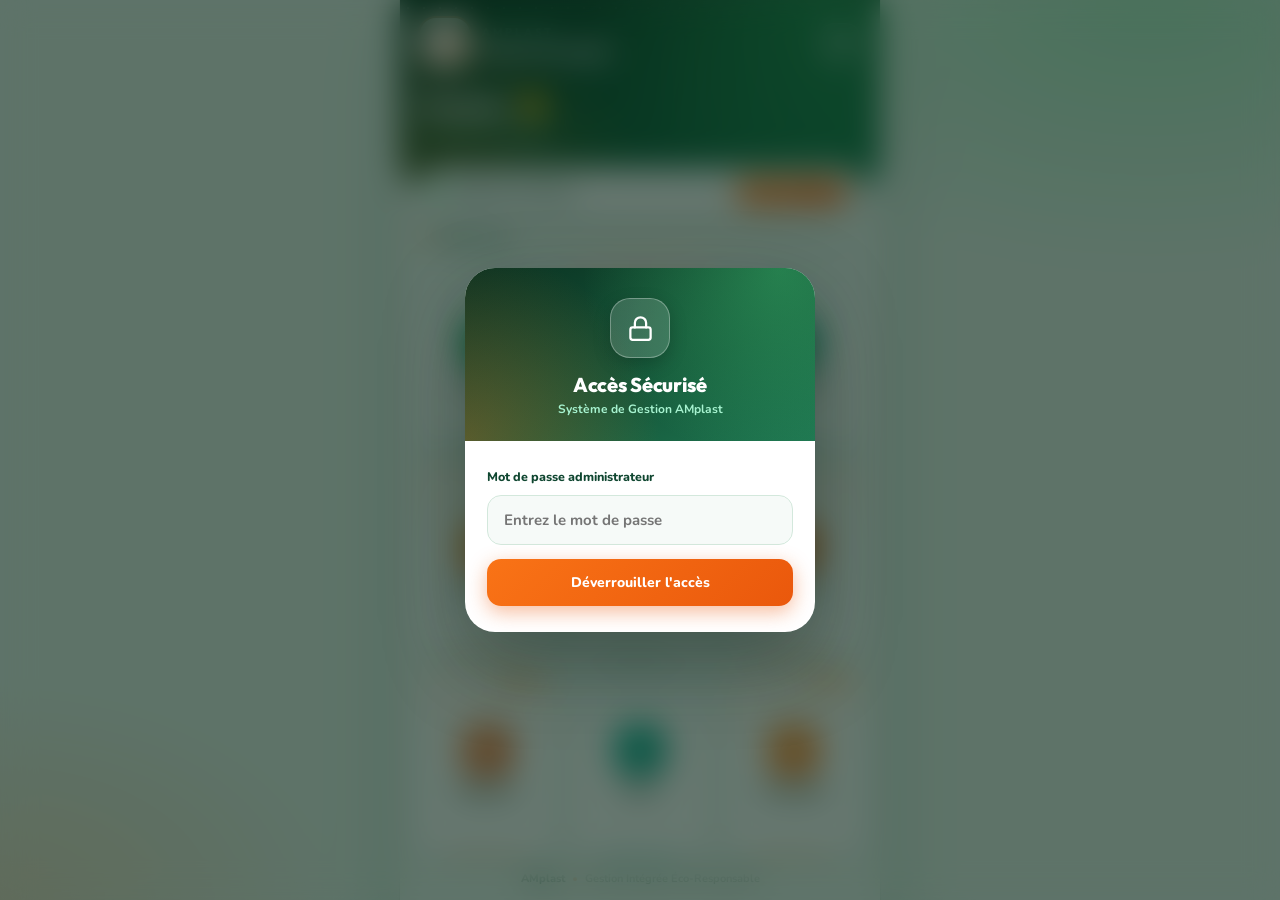
<file: index.html>
<!DOCTYPE html>
<html lang="fr">
<head>
    <meta charset="UTF-8">
    <meta name="viewport" content="width=device-width, initial-scale=1.0, maximum-scale=1.0, user-scalable=no, viewport-fit=cover">
    <meta name="description" content="Menu Principal — AMplast Système de Gestion">
    <meta name="theme-color" content="#0f4630">
    <title>Menu Principal — AMplast</title>
    <link rel="preconnect" href="https://fonts.googleapis.com">
    <link rel="preconnect" href="https://fonts.gstatic.com" crossorigin>
    <link href="https://fonts.googleapis.com/css2?family=Nunito:wght@600;700;800&family=Outfit:wght@500;600;700;800&display=swap" rel="stylesheet">

    <!-- Évite le flash de l'écran de verrouillage si la session est déjà ouverte -->
    <script>
        try {
            var d = JSON.parse(localStorage.getItem('auth_data') || '{}');
            if (d.passed === 'true' && (Date.now() - d.time < 12 * 3600 * 1000)) {
                document.documentElement.classList.add('authed');
            }
        } catch (e) {}
    </script>

    <style>
        :root {
            --green-900: #0b3322;
            --green-800: #0f4630;
            --green-700: #15573a;
            --green-600: #1e7550;
            --green-400: #4ade80;
            --green-100: #dcf3e6;
            --green-50:  #f1faf5;

            --orange-500: #f97316;
            --orange-600: #ea580c;
            --orange-100: #ffedd5;

            --bg:        #eaf4ee;
            --surface:   #ffffff;
            --ink:       #0e261a;
            --ink-soft:  #4d735f;
            --ink-dim:   #86a595;
            --line:      rgba(21, 87, 58, 0.10);

            --radius-card: 22px;
            --ease: cubic-bezier(0.16, 1, 0.3, 1);
        }

        *, *::before, *::after {
            margin: 0; padding: 0; box-sizing: border-box;
            -webkit-tap-highlight-color: transparent;
        }

        html, body { height: 100%; overflow: hidden; }

        body {
            font-family: 'Nunito', -apple-system, BlinkMacSystemFont, 'Segoe UI', sans-serif;
            background: var(--bg);
            color: var(--ink);
            display: flex;
            justify-content: center;
            align-items: stretch;
            position: relative;
        }

        /* Fond d'ambiance (visible surtout sur grand écran) */
        body::before {
            content: '';
            position: fixed; inset: 0;
            background:
                radial-gradient(ellipse 55% 45% at 90% 0%,   rgba(74, 222, 128, 0.30), transparent 65%),
                radial-gradient(ellipse 45% 40% at 0% 100%,  rgba(249, 115, 22, 0.16), transparent 60%),
                radial-gradient(ellipse 50% 40% at 50% 115%, rgba(134, 239, 172, 0.28), transparent 65%);
            pointer-events: none;
            z-index: 0;
        }

        button { font: inherit; color: inherit; border: 0; background: none; cursor: pointer; }

        :focus-visible {
            outline: 3px solid var(--orange-500);
            outline-offset: 3px;
        }

        /* ===== CONTENEUR ===== */
        .app {
            position: relative; z-index: 1;
            width: 100%; max-width: 480px;
            height: 100dvh;
            display: flex; flex-direction: column;
            background: linear-gradient(180deg, #f6fbf8 0%, #eef7f2 100%);
            box-shadow: 0 24px 70px rgba(11, 51, 34, 0.14), 0 0 0 1px rgba(21, 87, 58, 0.06);
            overflow: hidden;
        }

        /* ===== HEADER ===== */
        .header {
            position: relative;
            flex-shrink: 0;
            padding: calc(env(safe-area-inset-top, 0px) + 18px) 20px 54px;
            color: #fff;
            background:
                radial-gradient(circle at 88% -10%, rgba(74, 222, 128, 0.35), transparent 50%),
                radial-gradient(circle at 5% 120%,  rgba(249, 115, 22, 0.30), transparent 45%),
                linear-gradient(155deg, var(--green-900) 0%, var(--green-700) 55%, var(--green-600) 100%);
            border-radius: 0 0 36px 36px;
            overflow: hidden;
        }

        /* Motif discret de points */
        .header::before {
            content: '';
            position: absolute; inset: 0;
            background-image: radial-gradient(rgba(255,255,255,0.10) 1px, transparent 1.3px);
            background-size: 16px 16px;
            mask-image: linear-gradient(135deg, #000 0%, transparent 60%);
            -webkit-mask-image: linear-gradient(135deg, #000 0%, transparent 60%);
            pointer-events: none;
        }

        .header-row {
            position: relative; z-index: 1;
            display: flex; align-items: center; justify-content: space-between;
            gap: 10px;
        }

        .brand { display: flex; align-items: center; gap: 12px; min-width: 0; }

        .logo {
            width: 50px; height: 50px; flex-shrink: 0;
            background: #fff;
            border-radius: 16px;
            padding: 6px;
            display: grid; place-items: center;
            box-shadow: 0 6px 18px rgba(0,0,0,0.22), 0 0 0 2px rgba(249, 115, 22, 0.45);
            overflow: hidden;
        }
        .logo img { width: 100%; height: 100%; object-fit: contain; }

        .brand-text { display: flex; flex-direction: column; gap: 2px; min-width: 0; }
        .brand-name {
            font-family: 'Outfit', sans-serif;
            font-size: 11px; font-weight: 700;
            letter-spacing: 3px; text-transform: uppercase;
            color: #a7f3d0;
        }
        .brand-title {
            font-family: 'Outfit', sans-serif;
            font-size: 19px; font-weight: 800; letter-spacing: -0.3px;
            line-height: 1.1;
        }

        .btn-lock {
            width: 40px; height: 40px; flex-shrink: 0;
            border-radius: 14px;
            display: grid; place-items: center;
            background: rgba(255,255,255,0.14);
            border: 1px solid rgba(255,255,255,0.24);
            backdrop-filter: blur(8px);
            -webkit-backdrop-filter: blur(8px);
            transition: background 0.2s, transform 0.2s var(--ease), border-color 0.2s;
        }
        .btn-lock:hover { background: rgba(249,115,22,0.40); border-color: rgba(249,115,22,0.7); transform: scale(1.06); }
        .btn-lock:active { transform: scale(0.92); }
        .btn-lock svg { width: 18px; height: 18px; }

        .greeting {
            position: relative; z-index: 1;
            margin-top: 22px;
        }
        .greeting-hello {
            font-family: 'Outfit', sans-serif;
            font-size: 26px; font-weight: 800; letter-spacing: -0.6px;
            line-height: 1.1;
        }
        .greeting-date {
            margin-top: 5px;
            font-size: 13px; font-weight: 700;
            color: #c9f5dc;
        }

        /* ===== BANDEAU STATUT (chevauche le header) ===== */
        .status {
            position: relative; z-index: 6;
            flex-shrink: 0;
            margin: -28px 18px 0;
            background: var(--surface);
            border-radius: 20px;
            padding: 12px 16px;
            display: flex; align-items: center; justify-content: space-between;
            box-shadow: 0 10px 28px -6px rgba(11, 51, 34, 0.20), 0 0 0 1px var(--line);
        }
        .status-left { display: flex; align-items: center; gap: 10px; font-size: 13px; font-weight: 800; color: var(--green-800); }
        .status-dot {
            width: 9px; height: 9px; border-radius: 50%;
            background: #22c55e;
            box-shadow: 0 0 0 4px rgba(34,197,94,0.20);
            animation: pulse 2.4s ease-in-out infinite;
        }
        @keyframes pulse { 0%,100% { box-shadow: 0 0 0 3px rgba(34,197,94,0.25);} 50% { box-shadow: 0 0 0 7px rgba(34,197,94,0.06);} }
        .status-version {
            font-size: 10.5px; font-weight: 800; letter-spacing: 0.6px; text-transform: uppercase;
            color: #fff;
            background: linear-gradient(135deg, var(--orange-500), var(--orange-600));
            padding: 4px 10px; border-radius: 10px;
            box-shadow: 0 3px 10px rgba(234, 88, 12, 0.35);
        }

        /* ===== TITRE DE SECTION ===== */
        .section {
            flex-shrink: 0;
            display: flex; align-items: center; gap: 10px;
            padding: 16px 22px 8px;
        }
        .section-title {
            font-family: 'Outfit', sans-serif;
            font-size: 12px; font-weight: 800;
            letter-spacing: 2.2px; text-transform: uppercase;
            color: var(--green-800);
            display: flex; align-items: center; gap: 8px;
        }
        .section-title::before {
            content: ''; width: 7px; height: 7px; border-radius: 50%;
            background: var(--orange-500);
            box-shadow: 0 0 0 3px rgba(249,115,22,0.18);
        }
        .section-line {
            flex: 1; height: 2px; border-radius: 2px;
            background: linear-gradient(90deg, rgba(46,163,113,0.35), rgba(249,115,22,0.28), transparent);
        }

        /* ===== GRILLE ===== */
        .main {
            flex: 1; min-height: 0;
            padding: 4px 16px 6px;
            display: flex;
        }
        .grid {
            flex: 1; min-height: 0;
            display: grid;
            grid-template-columns: repeat(3, 1fr);
            grid-template-rows: repeat(3, 1fr);
            gap: 12px;
        }

        .card {
            --c: 16, 149, 93;
            --c2: 46, 163, 113;
            position: relative;
            display: flex; flex-direction: column; align-items: center; justify-content: center;
            gap: 9px;
            padding: 10px 4px;
            border-radius: var(--radius-card);
            background: var(--surface);
            border: 1px solid var(--line);
            color: var(--ink);
            text-decoration: none;
            overflow: hidden;
            user-select: none;
            box-shadow: 0 6px 18px -6px rgba(11, 51, 34, 0.12), 0 1px 2px rgba(0,0,0,0.03);
            transition: transform 0.25s var(--ease), box-shadow 0.25s var(--ease), border-color 0.25s;
            animation: cardIn 0.5s var(--ease) both;
        }
        /* Liseré coloré en bas */
        .card::after {
            content: '';
            position: absolute; left: 22%; right: 22%; bottom: 0;
            height: 3px; border-radius: 3px 3px 0 0;
            background: linear-gradient(90deg, rgb(var(--c)), rgb(var(--c2)));
            opacity: 0.55;
            transition: left 0.25s var(--ease), right 0.25s var(--ease), opacity 0.25s;
        }
        /* Lueur douce en haut */
        .card::before {
            content: '';
            position: absolute; inset: 0;
            background: radial-gradient(120% 70% at 50% 0%, rgba(var(--c), 0.09), transparent 70%);
            pointer-events: none;
        }

        .card:hover {
            transform: translateY(-4px);
            border-color: rgba(var(--c), 0.40);
            box-shadow: 0 16px 30px -8px rgba(var(--c), 0.34), 0 2px 6px rgba(0,0,0,0.04);
        }
        .card:hover::after { left: 0; right: 0; opacity: 1; }
        .card:active { transform: translateY(1px) scale(0.97); transition-duration: 0.08s; }

        .icon {
            position: relative; z-index: 1;
            width: 50px; height: 50px;
            border-radius: 17px;
            display: grid; place-items: center;
            color: #fff;
            background: linear-gradient(145deg, rgb(var(--c2)) 0%, rgb(var(--c)) 100%);
            box-shadow: 0 8px 16px -4px rgba(var(--c), 0.50), inset 0 1px 0 rgba(255,255,255,0.35);
            transition: transform 0.3s var(--ease);
        }
        .card:hover .icon { transform: scale(1.08) rotate(-3deg); }
        .icon svg { width: 24px; height: 24px; }

        .label {
            position: relative; z-index: 1;
            font-family: 'Outfit', sans-serif;
            font-size: clamp(11px, 2.9vw, 13px);
            font-weight: 700; letter-spacing: -0.1px;
            line-height: 1.1;
            max-width: 94%;
            white-space: nowrap; overflow: hidden; text-overflow: ellipsis;
        }

        /* Modules à venir : un peu plus discrets */
        .card.soon { font: inherit; }
        .card.soon .icon { filter: saturate(0.85); }
        .badge-soon {
            position: absolute; top: 8px; right: 8px; z-index: 2;
            font-size: 8px; font-weight: 800; letter-spacing: 0.5px; text-transform: uppercase;
            padding: 3px 6px; border-radius: 8px; line-height: 1;
            color: var(--orange-600);
            background: var(--orange-100);
            border: 1px solid #fed7aa;
        }

        /* Thèmes : [couleur principale] / [couleur claire] */
        .t-clients      { --c: 16, 149, 93;  --c2: 52, 190, 126; }
        .t-fournisseurs { --c: 234, 88, 12;  --c2: 251, 146, 60; }
        .t-matieres     { --c: 13, 148, 110; --c2: 45, 190, 156; }
        .t-produits     { --c: 245, 114, 20; --c2: 251, 165, 80; }
        .t-materiels    { --c: 22, 122, 74;  --c2: 52, 168, 110; }
        .t-ouvriers     { --c: 217, 85, 10;  --c2: 244, 130, 50; }
        .t-depenses     { --c: 225, 95, 35;  --c2: 248, 145, 85; }
        .t-situation    { --c: 15, 140, 120; --c2: 40, 186, 163; }
        .t-production   { --c: 249, 115, 22; --c2: 253, 164, 80; }

        @keyframes cardIn {
            from { opacity: 0; transform: translateY(16px) scale(0.94); }
            to   { opacity: 1; transform: translateY(0) scale(1); }
        }
        .card:nth-child(1) { animation-delay: .04s; } .card:nth-child(2) { animation-delay: .08s; }
        .card:nth-child(3) { animation-delay: .12s; } .card:nth-child(4) { animation-delay: .16s; }
        .card:nth-child(5) { animation-delay: .20s; } .card:nth-child(6) { animation-delay: .24s; }
        .card:nth-child(7) { animation-delay: .28s; } .card:nth-child(8) { animation-delay: .32s; }
        .card:nth-child(9) { animation-delay: .36s; }

        /* ===== FOOTER ===== */
        .footer {
            flex-shrink: 0;
            display: flex; align-items: center; justify-content: center; gap: 8px;
            padding: 8px 16px calc(env(safe-area-inset-bottom, 0px) + 14px);
            font-size: 11px; font-weight: 700; color: var(--ink-soft);
        }
        .footer strong { color: var(--green-800); font-weight: 800; }
        .footer-dot { width: 4px; height: 4px; border-radius: 50%; background: var(--orange-500); }

        /* ===== ÉCRANS COMPACTS ===== */
        @media (max-height: 720px) {
            .header { padding-bottom: 46px; }
            .greeting { margin-top: 14px; }
            .greeting-hello { font-size: 22px; }
            .section { padding-top: 12px; }
            .grid { gap: 9px; }
            .card { gap: 6px; border-radius: 18px; }
            .icon { width: 42px; height: 42px; border-radius: 14px; }
            .icon svg { width: 20px; height: 20px; }
        }
        @media (max-height: 620px) {
            .greeting-date { display: none; }
            .footer { display: none; }
        }
        @media (max-width: 360px) {
            .icon { width: 40px; height: 40px; }
            .label { font-size: 10.5px; }
        }

        /* ===== AUTH ===== */
        .authed #auth-overlay { display: none; }

        .auth-overlay {
            position: fixed; inset: 0; z-index: 1000;
            display: flex; align-items: center; justify-content: center;
            padding: 20px;
            background: rgba(9, 36, 24, 0.62);
            backdrop-filter: blur(16px) saturate(1.2);
            -webkit-backdrop-filter: blur(16px) saturate(1.2);
            transition: opacity 0.35s ease;
        }
        .auth-card {
            width: 100%; max-width: 350px;
            background: #fff;
            border-radius: 30px;
            overflow: hidden;
            box-shadow: 0 30px 80px rgba(6, 30, 19, 0.38);
            animation: modalIn 0.4s var(--ease);
        }
        @keyframes modalIn { from { transform: scale(0.9) translateY(20px); opacity: 0; } to { transform: none; opacity: 1; } }

        .auth-head {
            position: relative; overflow: hidden;
            padding: 30px 22px 24px;
            text-align: center; color: #fff;
            background:
                radial-gradient(circle at 90% 0%, rgba(74,222,128,0.35), transparent 55%),
                radial-gradient(circle at 0% 100%, rgba(249,115,22,0.30), transparent 50%),
                linear-gradient(155deg, var(--green-900), var(--green-700) 60%, var(--green-600));
        }
        .auth-icon {
            width: 60px; height: 60px; margin: 0 auto 14px;
            border-radius: 20px;
            display: grid; place-items: center;
            background: rgba(255,255,255,0.16);
            border: 1.5px solid rgba(255,255,255,0.30);
            box-shadow: 0 6px 18px rgba(0,0,0,0.20);
        }
        .auth-icon svg { width: 27px; height: 27px; }
        .auth-head h2 { font-family: 'Outfit', sans-serif; font-size: 20px; font-weight: 800; letter-spacing: -0.3px; }
        .auth-head p { margin-top: 4px; font-size: 12px; font-weight: 700; color: #a7f3d0; }

        .auth-body { padding: 24px 22px 26px; display: flex; flex-direction: column; gap: 14px; }
        .auth-body label { font-size: 12.5px; font-weight: 800; color: var(--green-800); }
        .auth-input {
            width: 100%; margin-top: 8px;
            padding: 14px 16px;
            border-radius: 14px;
            border: 1.5px solid #d3e8dc;
            background: #f6faf8;
            font: inherit; font-size: 15px; font-weight: 700; color: var(--ink);
            outline: none;
            transition: border-color 0.2s, box-shadow 0.2s, background 0.2s;
        }
        .auth-input:focus { border-color: #16a34a; background: #fff; box-shadow: 0 0 0 4px rgba(34,197,94,0.16); }

        .auth-submit {
            padding: 14px; border-radius: 14px;
            font-size: 14px; font-weight: 800; color: #fff;
            background: linear-gradient(135deg, var(--orange-500), var(--orange-600));
            box-shadow: 0 6px 20px rgba(234, 88, 12, 0.40);
            transition: transform 0.2s var(--ease), box-shadow 0.2s;
        }
        .auth-submit:hover { transform: translateY(-1px); box-shadow: 0 10px 26px rgba(234, 88, 12, 0.48); }
        .auth-submit:active { transform: scale(0.97); }
        .auth-submit:disabled { opacity: 0.7; cursor: wait; }

        .auth-error {
            display: none;
            padding: 10px 14px; border-radius: 12px;
            font-size: 12px; font-weight: 700; text-align: center;
            color: #be123c; background: #fff1f2; border: 1px solid #fecdd3;
        }
        @keyframes shake {
            0%,100% { transform: translateX(0); } 20% { transform: translateX(-9px); }
            40% { transform: translateX(9px); } 60% { transform: translateX(-5px); } 80% { transform: translateX(5px); }
        }

        /* ===== TOAST ===== */
        .toast {
            position: fixed; left: 50%; bottom: calc(env(safe-area-inset-bottom, 0px) + 28px);
            transform: translateX(-50%) translateY(20px);
            padding: 12px 22px; border-radius: 30px;
            font-size: 12.5px; font-weight: 700; color: #fff; white-space: nowrap;
            background: linear-gradient(135deg, var(--green-900), var(--green-700));
            border: 1px solid rgba(249,115,22,0.5);
            box-shadow: 0 10px 30px rgba(9, 36, 24, 0.38);
            opacity: 0; z-index: 999;
            transition: opacity 0.25s, transform 0.25s var(--ease);
        }
        .toast.show { opacity: 1; transform: translateX(-50%) translateY(0); }

        @media (prefers-reduced-motion: reduce) {
            *, *::before, *::after { animation: none !important; transition-duration: 0.01ms !important; }
        }
    </style>
</head>
<body>
    <div class="app">

        <!-- ===== HEADER ===== -->
        <header class="header">
            <div class="header-row">
                <div class="brand">
                    <div class="logo"><img src="logo.png" alt="Logo AMplast"></div>
                    <div class="brand-text">
                        <span class="brand-name">AMplast</span>
                        <span class="brand-title">Menu Principal</span>
                    </div>
                </div>
                <button id="btn-lock-session" class="btn-lock" title="Verrouiller la session" aria-label="Verrouiller la session">
                    <svg viewBox="0 0 24 24" fill="none" stroke="currentColor" stroke-width="2.2" stroke-linecap="round" stroke-linejoin="round" aria-hidden="true">
                        <rect x="3" y="11" width="18" height="11" rx="2" ry="2"/>
                        <path d="M7 11V7a5 5 0 0 1 10 0v4"/>
                    </svg>
                </button>
            </div>
            <div class="greeting">
                <div id="greeting-hello" class="greeting-hello">Bonjour</div>
                <div id="current-date" class="greeting-date">Chargement...</div>
            </div>
        </header>

        <!-- ===== STATUT ===== -->
        <div class="status" role="status">
            <div class="status-left"><span class="status-dot"></span><span>Système de Gestion</span></div>
            <span class="status-version">En ligne · v2.5</span>
        </div>

        <div class="section">
            <span class="section-title">Modules</span>
            <div class="section-line"></div>
        </div>

        <!-- ===== GRILLE ===== -->
        <main class="main">
            <nav class="grid" aria-label="Modules">

                <a href="amclts.html" class="card t-clients" id="btn-clients" title="Gestion des Clients">
                    <div class="icon">
                        <svg viewBox="0 0 24 24" fill="none" stroke="currentColor" stroke-width="2.1" stroke-linecap="round" stroke-linejoin="round" aria-hidden="true">
                            <path d="M17 21v-2a4 4 0 0 0-4-4H5a4 4 0 0 0-4 4v2"/><circle cx="9" cy="7" r="4"/>
                            <path d="M23 21v-2a4 4 0 0 0-3-3.87"/><path d="M16 3.13a4 4 0 0 1 0 7.75"/>
                        </svg>
                    </div>
                    <span class="label">Clients</span>
                </a>

                <a href="amfrs.html" class="card t-fournisseurs" id="btn-fournisseurs" title="Gestion des Fournisseurs">
                    <div class="icon">
                        <svg viewBox="0 0 24 24" fill="none" stroke="currentColor" stroke-width="2.1" stroke-linecap="round" stroke-linejoin="round" aria-hidden="true">
                            <rect x="1" y="3" width="15" height="13"/><polygon points="16 8 20 8 23 11 23 16 16 16 16 8"/>
                            <circle cx="5.5" cy="18.5" r="2.5"/><circle cx="18.5" cy="18.5" r="2.5"/>
                        </svg>
                    </div>
                    <span class="label">Fournisseurs</span>
                </a>

                <a href="amatiere.html" class="card t-matieres" id="btn-matieres" title="Matières Premières">
                    <div class="icon">
                        <svg viewBox="0 0 24 24" fill="none" stroke="currentColor" stroke-width="2.1" stroke-linecap="round" stroke-linejoin="round" aria-hidden="true">
                            <path d="M21 16V8a2 2 0 0 0-1-1.73l-7-4a2 2 0 0 0-2 0l-7 4A2 2 0 0 0 3 8v8a2 2 0 0 0 1 1.73l7 4a2 2 0 0 0 2 0l7-4A2 2 0 0 0 21 16z"/>
                            <polyline points="3.27 6.96 12 12.01 20.73 6.96"/><line x1="12" y1="22.08" x2="12" y2="12"/>
                        </svg>
                    </div>
                    <span class="label">Matières</span>
                </a>

                <a href="amstock.html" class="card t-produits" id="btn-produits" title="Catalogue Produits">
                    <div class="icon">
                        <svg viewBox="0 0 24 24" fill="none" stroke="currentColor" stroke-width="2.1" stroke-linecap="round" stroke-linejoin="round" aria-hidden="true">
                            <polygon points="12 2 2 7 12 12 22 7 12 2"/><polyline points="2 17 12 22 22 17"/><polyline points="2 12 12 17 22 12"/>
                        </svg>
                    </div>
                    <span class="label">Produits</span>
                </a>

                <a href="amachine.html" class="card t-materiels" id="btn-materiels" title="Parc Matériels">
                    <div class="icon">
                        <svg viewBox="0 0 24 24" fill="none" stroke="currentColor" stroke-width="2.1" stroke-linecap="round" stroke-linejoin="round" aria-hidden="true">
                            <path d="M14.7 6.3a1 1 0 0 0 0 1.4l1.6 1.6a1 1 0 0 0 1.4 0l3.77-3.77a6 6 0 0 1-7.94 7.94l-6.91 6.91a2.12 2.12 0 0 1-3-3l6.91-6.91a6 6 0 0 1 7.94-7.94l-3.76 3.76z"/>
                        </svg>
                    </div>
                    <span class="label">Matériels</span>
                </a>

                <a href="amkhdam.html" class="card t-ouvriers" id="btn-ouvriers" title="Gestion des Ouvriers">
                    <div class="icon">
                        <svg viewBox="0 0 24 24" fill="none" stroke="currentColor" stroke-width="2.1" stroke-linecap="round" stroke-linejoin="round" aria-hidden="true">
                            <circle cx="12" cy="8" r="7"/><polyline points="8.21 13.89 7 23 12 20 17 23 15.79 13.88"/>
                        </svg>
                    </div>
                    <span class="label">Ouvriers</span>
                </a>

                <button type="button" class="card soon t-depenses" id="btn-depenses" data-soon="Dépenses &amp; Charges" title="Dépenses &amp; Charges">
                    <span class="badge-soon">Bientôt</span>
                    <div class="icon">
                        <svg viewBox="0 0 24 24" fill="none" stroke="currentColor" stroke-width="2.1" stroke-linecap="round" stroke-linejoin="round" aria-hidden="true">
                            <line x1="12" y1="1" x2="12" y2="23"/><path d="M17 5H9.5a3.5 3.5 0 0 0 0 7h5a3.5 3.5 0 0 1 0 7H6"/>
                        </svg>
                    </div>
                    <span class="label">Dépenses</span>
                </button>

                <a href="amdocs.html" class="card t-situation" id="btn-situation" title="Documents / Situation">
                    <div class="icon">
                        <svg viewBox="0 0 24 24" fill="none" stroke="currentColor" stroke-width="2.1" stroke-linecap="round" stroke-linejoin="round" aria-hidden="true">
                            <line x1="18" y1="20" x2="18" y2="10"/><line x1="12" y1="20" x2="12" y2="4"/><line x1="6" y1="20" x2="6" y2="14"/>
                        </svg>
                    </div>
                    <span class="label">Docs</span>
                </a>

                <button type="button" class="card soon t-production" id="btn-production" data-soon="Production &amp; Mélange" title="Production &amp; Mélange">
                    <span class="badge-soon">Bientôt</span>
                    <div class="icon">
                        <svg viewBox="0 0 24 24" fill="none" stroke="currentColor" stroke-width="2.1" stroke-linecap="round" stroke-linejoin="round" aria-hidden="true">
                            <polyline points="22 12 18 12 15 21 9 3 6 12 2 12"/>
                        </svg>
                    </div>
                    <span class="label">Production</span>
                </button>

            </nav>
        </main>

        <footer class="footer">
            <strong>AMplast</strong><span class="footer-dot"></span><span>Gestion Intégrée Éco-Responsable</span>
        </footer>
    </div>

    <!-- ===== AUTH ===== -->
    <div id="auth-overlay" class="auth-overlay" role="dialog" aria-modal="true" aria-labelledby="auth-title">
        <div class="auth-card">
            <div class="auth-head">
                <div class="auth-icon">
                    <svg viewBox="0 0 24 24" fill="none" stroke="currentColor" stroke-width="2" stroke-linecap="round" stroke-linejoin="round" aria-hidden="true">
                        <rect x="3" y="11" width="18" height="11" rx="2" ry="2"/><path d="M7 11V7a5 5 0 0 1 10 0v4"/>
                    </svg>
                </div>
                <h2 id="auth-title">Accès Sécurisé</h2>
                <p>Système de Gestion AMplast</p>
            </div>
            <div class="auth-body">
                <div>
                    <label for="auth-password">Mot de passe administrateur</label>
                    <input type="password" id="auth-password" class="auth-input" placeholder="Entrez le mot de passe" autocomplete="current-password">
                </div>
                <div id="auth-error" class="auth-error" role="alert">Mot de passe incorrect. Veuillez réessayer.</div>
                <button id="auth-btn" class="auth-submit" type="button">Déverrouiller l'accès</button>
            </div>
        </div>
    </div>

    <script>
        /* ===== AUTHENTIFICATION ===== */
        const authOverlay  = document.getElementById('auth-overlay');
        const authPassword = document.getElementById('auth-password');
        const authBtn      = document.getElementById('auth-btn');
        const authError    = document.getElementById('auth-error');

        // SHA-256 du mot de passe actuel
        const EXPECTED_HASH = "d30ea69ba67ff9c8c9d52a2d202edb26d1a619b0baed813de401ec2dbf392448";

        async function hashString(str) {
            const buf = await crypto.subtle.digest('SHA-256', new TextEncoder().encode(str));
            return Array.from(new Uint8Array(buf)).map(b => b.toString(16).padStart(2, '0')).join('');
        }

        async function checkAuth() {
            const pwd = authPassword.value;
            if (!pwd) { authPassword.focus(); return; }

            authBtn.textContent = 'Vérification...';
            authBtn.disabled = true;

            try {
                const hash = await hashString(pwd);
                if (hash === EXPECTED_HASH) {
                    localStorage.setItem('auth_data', JSON.stringify({ passed: 'true', time: Date.now() }));
                    authOverlay.style.opacity = '0';
                    setTimeout(() => {
                        document.documentElement.classList.add('authed');
                        authOverlay.style.opacity = '';
                        authPassword.value = '';
                    }, 350);
                } else {
                    authError.style.display = 'block';
                    authPassword.value = '';
                    authPassword.focus();
                    const card = document.querySelector('.auth-card');
                    card.style.animation = 'none';
                    void card.offsetWidth;
                    card.style.animation = 'shake 0.4s ease';
                }
            } catch (err) {
                console.error(err);
            } finally {
                authBtn.textContent = "Déverrouiller l'accès";
                authBtn.disabled = false;
            }
        }

        authBtn.addEventListener('click', checkAuth);
        authPassword.addEventListener('keydown', e => { if (e.key === 'Enter') checkAuth(); });

        // Bouton cadenas : verrouille la session et réaffiche l'écran d'accès
        document.getElementById('btn-lock-session').addEventListener('click', () => {
            try { localStorage.removeItem('auth_data'); } catch (e) {}
            authError.style.display = 'none';
            document.documentElement.classList.remove('authed');
            setTimeout(() => authPassword.focus(), 50);
        });

        /* ===== SALUTATION & DATE ===== */
        (function () {
            const now = new Date();
            const h = now.getHours();
            const hello = h < 5 ? 'Bonsoir' : h < 18 ? 'Bonjour' : 'Bonsoir';
            document.getElementById('greeting-hello').textContent = hello + ' 👋';
            const s = now.toLocaleDateString('fr-FR', { weekday: 'long', day: 'numeric', month: 'long' });
            document.getElementById('current-date').textContent = s.charAt(0).toUpperCase() + s.slice(1);
        })();

        /* ===== MODULES À VENIR ===== */
        function comingSoon(name) {
            document.querySelectorAll('.toast').forEach(t => t.remove());
            const toast = document.createElement('div');
            toast.className = 'toast';
            toast.textContent = '🚧 ' + name + ' — Module en déploiement';
            document.body.appendChild(toast);
            requestAnimationFrame(() => requestAnimationFrame(() => toast.classList.add('show')));
            setTimeout(() => {
                toast.classList.remove('show');
                setTimeout(() => toast.remove(), 300);
            }, 2600);
        }
        document.querySelectorAll('[data-soon]').forEach(el => {
            el.addEventListener('click', () => comingSoon(el.dataset.soon));
        });
    </script>
</body>
</html>
</file>
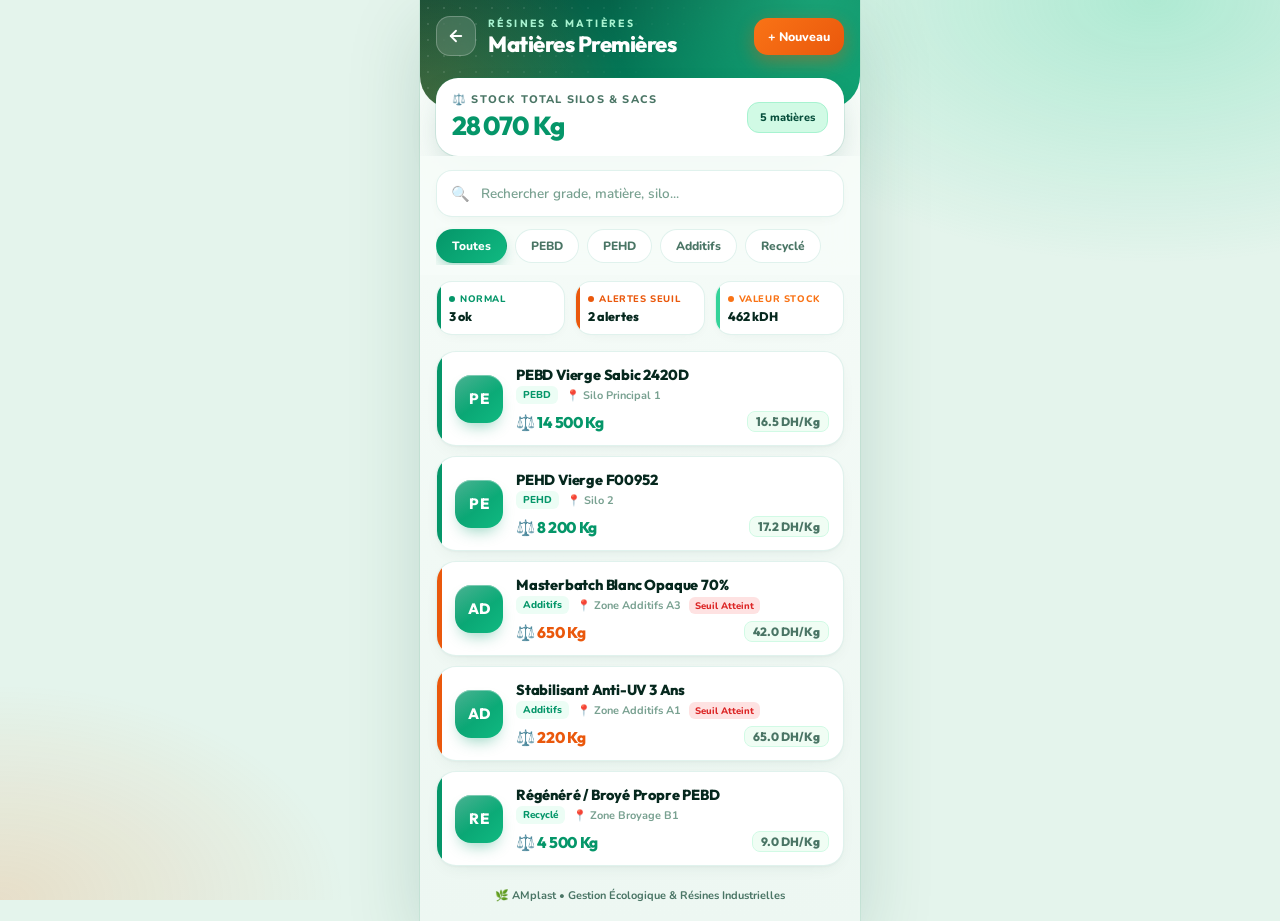
<file: amatiere.html>
<!DOCTYPE html>
<html lang="fr">
<head>
    <meta charset="UTF-8">
    <meta name="viewport" content="width=device-width, initial-scale=1.0, maximum-scale=1.0, user-scalable=no, viewport-fit=cover">
    <meta name="theme-color" content="#064e3b">
    <title>Matières Premières — AMplast</title>
    <link rel="preconnect" href="https://fonts.googleapis.com">
    <link rel="preconnect" href="https://fonts.gstatic.com" crossorigin>
    <link href="https://fonts.googleapis.com/css2?family=Nunito:wght@600;700;800;900&family=Outfit:wght@500;600;700;800;900&display=swap" rel="stylesheet">
    <style>
        :root {
            /* Palette Matières : Émeraude Écologique, Menthe & Résine */
            --primary: #059669;
            --primary-dark: #064e3b;
            --primary-light: #10b981;
            --primary-soft: #34d399;
            --primary-subtle: #ecfdf5;

            --accent: #f97316;
            --accent-deep: #ea580c;
            --accent-soft: #ffedd5;

            --bg-body: #e4f4ec;
            --bg-app: #f4fbf7;
            --card-bg: #ffffff;

            --text-main: #06281e;
            --text-muted: #4a7565;
            --text-dim: #79a191;
            --amount-color: #ea580c;
            --line: rgba(5, 150, 105, 0.12);

            --status-regle: #059669;
            --status-regle-bg: #d1fae5;
            --status-echu: #dc2626;
            --status-echu-bg: #fee2e2;
            --status-attente: #ea580c;
            --status-attente-bg: #ffedd5;

            --ease: cubic-bezier(0.16, 1, 0.3, 1);
        }

        *, *::before, *::after {
            margin: 0; padding: 0; box-sizing: border-box;
            -webkit-tap-highlight-color: transparent;
            font-family: 'Nunito', -apple-system, BlinkMacSystemFont, 'Segoe UI', Roboto, sans-serif;
        }

        body {
            background: var(--bg-body);
            color: var(--text-main);
            min-height: 100vh;
            display: flex;
            justify-content: center;
        }

        body::before {
            content: '';
            position: fixed; inset: 0;
            background:
                radial-gradient(ellipse 55% 45% at 90% 0%, rgba(52, 211, 153, 0.30), transparent 65%),
                radial-gradient(ellipse 45% 40% at 0% 100%, rgba(249, 115, 22, 0.16), transparent 60%);
            pointer-events: none; z-index: 0;
        }

        button { font: inherit; }
        :focus-visible { outline: 3px solid var(--primary-light); outline-offset: 2px; }

        .app-container {
            position: relative; z-index: 1;
            width: 100%; max-width: 440px;
            min-height: 100vh; min-height: 100dvh;
            display: flex; flex-direction: column;
            background: linear-gradient(180deg, #f7fcf9 0%, #edf7f2 100%);
            box-shadow: 0 24px 70px rgba(6, 78, 59, 0.16), 0 0 0 1px rgba(5, 150, 105, 0.08);
        }

        /* ===== HEADER ===== */
        .app-header {
            position: relative;
            padding: calc(env(safe-area-inset-top, 0px) + 16px) 16px 52px;
            color: #fff;
            background:
                radial-gradient(circle at 90% -10%, rgba(52, 211, 153, 0.45), transparent 50%),
                radial-gradient(circle at 0% 120%, rgba(249, 115, 22, 0.28), transparent 45%),
                linear-gradient(155deg, #064e3b 0%, #047857 55%, #059669 100%);
            border-radius: 0 0 32px 32px;
            overflow: hidden;
        }

        .app-header::before {
            content: ''; position: absolute; inset: 0;
            background-image: radial-gradient(rgba(255,255,255,0.14) 1px, transparent 1.3px);
            background-size: 16px 16px;
            -webkit-mask-image: linear-gradient(135deg, #000 0%, transparent 60%);
            mask-image: linear-gradient(135deg, #000 0%, transparent 60%);
            pointer-events: none;
        }

        .header-top {
            position: relative; z-index: 1;
            display: flex; align-items: center; justify-content: space-between; gap: 10px;
        }
        .header-left { display: flex; align-items: center; gap: 12px; min-width: 0; }

        .back-btn {
            width: 40px; height: 40px; flex-shrink: 0;
            display: grid; place-items: center;
            border-radius: 14px; color: #fff; text-decoration: none;
            background: rgba(255,255,255,0.14);
            border: 1px solid rgba(255,255,255,0.24);
            backdrop-filter: blur(8px); -webkit-backdrop-filter: blur(8px);
            transition: transform 0.2s var(--ease), background 0.2s;
        }
        .back-btn:hover { background: rgba(255,255,255,0.26); transform: translateX(-2px); }
        .back-btn:active { transform: scale(0.92); }

        .brand-meta { display: flex; flex-direction: column; gap: 2px; min-width: 0; }
        .brand-name {
            font-family: 'Outfit', sans-serif;
            font-size: 10.5px; font-weight: 700; letter-spacing: 2.4px;
            color: #a7f3d0; text-transform: uppercase;
        }
        .header-title {
            font-family: 'Outfit', sans-serif;
            font-size: 22px; font-weight: 800; letter-spacing: -0.5px; line-height: 1.1;
        }

        .header-actions { display: flex; align-items: center; }
        .btn-new {
            display: flex; align-items: center; gap: 6px;
            padding: 10px 14px; border: 0; border-radius: 14px; cursor: pointer;
            font-size: 12.5px; font-weight: 800; color: #fff;
            background: linear-gradient(135deg, var(--accent), var(--accent-deep));
            box-shadow: 0 6px 18px rgba(234, 88, 12, 0.40);
            transition: transform 0.2s var(--ease), box-shadow 0.2s;
        }
        .btn-new:hover { transform: translateY(-1px); box-shadow: 0 10px 22px rgba(234, 88, 12, 0.50); }
        .btn-new:active { transform: scale(0.95); }

        /* Carte total solde (chevauche le header) */
        .total-solde {
            position: relative; z-index: 6;
            margin: -30px 16px 0;
            padding: 14px 16px;
            display: flex; align-items: center; justify-content: space-between; gap: 10px;
            background: #fff; border-radius: 22px;
            box-shadow: 0 14px 32px -8px rgba(6, 78, 59, 0.22), 0 0 0 1px var(--line);
        }
        .total-label {
            display: block;
            font-size: 11px; font-weight: 800; letter-spacing: 1.2px; text-transform: uppercase;
            color: var(--text-muted);
        }
        .total-amount {
            display: block; margin-top: 2px;
            font-family: 'Outfit', sans-serif;
            font-size: 26px; font-weight: 800; letter-spacing: -0.6px;
            color: var(--primary);
        }
        .total-badge {
            flex-shrink: 0;
            padding: 7px 12px; border-radius: 12px;
            font-size: 11px; font-weight: 800; white-space: nowrap;
            color: var(--primary-dark); background: #d1fae5; border: 1px solid #a7f3d0;
        }

        /* ===== TOOLBAR COLLANTE (SEARCH + FILTERS) ===== */
        .toolbar {
            position: sticky; top: 0; z-index: 100;
            padding: 14px 16px 10px;
            background: rgba(247, 252, 249, 0.90);
            backdrop-filter: blur(14px) saturate(1.3); -webkit-backdrop-filter: blur(14px) saturate(1.3);
        }
        .search-container { position: relative; margin-bottom: 10px; }
        .search-input {
            width: 100%; padding: 13px 16px 13px 44px;
            font-size: 13.5px; font-weight: 700; color: var(--text-main);
            background: #fff; border: 1.5px solid var(--line); border-radius: 16px;
            box-shadow: 0 4px 14px -6px rgba(6, 78, 59, 0.08);
            transition: border-color 0.2s, box-shadow 0.2s;
        }
        .search-input::placeholder { color: var(--text-dim); font-weight: 600; }
        .search-input:focus { outline: none; border-color: var(--primary); box-shadow: 0 0 0 4px rgba(5, 150, 105, 0.16); }
        .search-icon {
            position: absolute; left: 15px; top: 50%; transform: translateY(-50%);
            font-size: 15px; opacity: 0.55; pointer-events: none;
        }

        .filter-tabs { display: flex; gap: 8px; overflow-x: auto; scrollbar-width: none; padding: 2px 0; }
        .filter-tabs::-webkit-scrollbar { display: none; }
        .tab-btn {
            flex-shrink: 0; white-space: nowrap;
            padding: 8px 15px; border: 1.5px solid var(--line); border-radius: 999px; cursor: pointer;
            font-size: 12px; font-weight: 800; color: var(--text-muted); background: #fff;
            transition: all 0.2s var(--ease);
        }
        .tab-btn:hover { border-color: rgba(5, 150, 105, 0.5); color: var(--primary); }
        .tab-btn.active {
            color: #fff; border-color: transparent;
            background: linear-gradient(135deg, var(--primary), var(--primary-light));
            box-shadow: 0 6px 14px -4px rgba(5, 150, 105, 0.45);
        }

        /* ===== STATS ===== */
        .stats-bar { display: grid; grid-template-columns: repeat(3, 1fr); gap: 10px; padding: 6px 16px 4px; }
        .stat-card {
            position: relative; overflow: hidden;
            padding: 10px 12px 10px; border-radius: 16px;
            background: #fff; border: 1px solid var(--line);
            box-shadow: 0 4px 14px -8px rgba(6, 78, 59, 0.10);
        }
        .stat-card::before {
            content: ''; position: absolute; left: 0; top: 0; bottom: 0; width: 4px;
            background: var(--c, var(--primary-soft));
        }
        .stat-card.s-regle   { --c: var(--status-regle); }
        .stat-card.s-echu    { --c: var(--status-echu); }
        .stat-card.s-attente { --c: var(--status-attente); }
        .stat-label {
            display: flex; align-items: center; gap: 5px;
            font-size: 9.5px; font-weight: 800; letter-spacing: 0.6px; text-transform: uppercase;
            color: var(--c); margin-bottom: 3px;
        }
        .stat-label::before { content: ''; width: 6px; height: 6px; border-radius: 50%; background: var(--c); }
        .stat-val {
            display: block; font-family: 'Outfit', sans-serif;
            font-size: 12.5px; font-weight: 800; color: var(--text-main);
            white-space: nowrap; overflow: hidden; text-overflow: ellipsis;
        }

        /* ===== LISTE MATIÈRES ===== */
        .items-list { flex: 1; display: flex; flex-direction: column; gap: 10px; padding: 12px 16px 8px; }

        .item-card {
            position: relative; overflow: hidden; cursor: pointer;
            display: flex; align-items: center; gap: 13px;
            padding: 13px 14px 13px 18px;
            background: var(--card-bg); border: 1px solid var(--line); border-radius: 20px;
            box-shadow: 0 6px 18px -8px rgba(6, 78, 59, 0.10), 0 1px 2px rgba(0,0,0,0.03);
            transition: transform 0.25s var(--ease), box-shadow 0.25s var(--ease), border-color 0.25s;
            animation: cardIn 0.45s var(--ease) both;
        }
        .item-card:hover {
            transform: translateY(-3px);
            border-color: rgba(5, 150, 105, 0.4);
            box-shadow: 0 16px 30px -10px rgba(6, 78, 59, 0.18);
        }
        .item-card:active { transform: scale(0.98); transition-duration: 0.08s; }
        .item-card::before { content: ''; position: absolute; left: 0; top: 0; bottom: 0; width: 5px; background: var(--status-c); }
        .item-card.regle   { --status-c: var(--status-regle); }
        .item-card.attente { --status-c: var(--status-attente); }

        @keyframes cardIn {
            from { opacity: 0; transform: translateY(14px) scale(0.97); }
            to { opacity: 1; transform: none; }
        }

        .avatar {
            position: relative; flex-shrink: 0;
            width: 48px; height: 48px; border-radius: 16px;
            display: grid; place-items: center;
            font-family: 'Outfit', sans-serif; font-size: 15px; font-weight: 800; letter-spacing: 0.5px; color: #fff;
            background: linear-gradient(135deg, #059669 0%, #10b981 100%);
            box-shadow: 0 8px 16px -6px rgba(5, 150, 105, 0.45), inset 0 1px 0 rgba(255,255,255,0.35);
        }
        .avatar::after {
            content: ''; position: absolute; inset: 0; border-radius: inherit;
            background: linear-gradient(145deg, rgba(255,255,255,0.28), rgba(255,255,255,0) 55%);
            pointer-events: none;
        }

        .card-content { flex: 1; min-width: 0; }
        .item-name {
            font-family: 'Outfit', sans-serif;
            font-size: 14.5px; font-weight: 800; letter-spacing: -0.2px; color: var(--text-main);
            white-space: nowrap; overflow: hidden; text-overflow: ellipsis;
        }
        .item-meta-line {
            display: flex; align-items: center; gap: 8px; margin-top: 2px;
            font-size: 11px; font-weight: 700; color: var(--text-dim);
            flex-wrap: wrap;
        }
        .cat-tag {
            background: #ecfdf5; color: var(--primary);
            padding: 2px 7px; border-radius: 6px; font-size: 10px; font-weight: 800;
        }
        .tag-stock-low {
            background: #fee2e2; color: #dc2626;
            padding: 2px 6px; border-radius: 6px; font-size: 9.5px; font-weight: 800;
        }

        .amount-row { display: flex; align-items: center; justify-content: space-between; gap: 8px; margin-top: 7px; }
        .amount {
            font-family: 'Outfit', sans-serif; font-size: 15.5px; font-weight: 800; letter-spacing: -0.3px;
            color: var(--status-c);
        }
        .price-badge {
            font-family: 'Outfit', sans-serif; font-size: 12px; font-weight: 800;
            color: var(--text-muted); background: #f0fdf4; border: 1px solid #d1fae5;
            padding: 2px 8px; border-radius: 8px;
        }

        .status-pill {
            padding: 4px 10px; border-radius: 999px;
            font-size: 9.5px; font-weight: 800; letter-spacing: 0.5px; text-transform: uppercase; white-space: nowrap;
        }
        .pill-regle   { background: var(--status-regle-bg);   color: var(--status-regle); }
        .pill-attente { background: var(--status-attente-bg); color: var(--status-attente); }

        .empty-state {
            text-align: center; padding: 44px 20px; color: var(--text-muted);
            font-size: 13px; font-weight: 700;
        }
        .empty-icon { font-size: 34px; margin-bottom: 8px; }
        .empty-title { font-family: 'Outfit', sans-serif; font-size: 16px; font-weight: 800; color: var(--text-main); margin-bottom: 4px; }
        .empty-sub { font-size: 12px; color: var(--text-dim); margin-bottom: 14px; }
        .btn-empty {
            padding: 9px 18px; border-radius: 12px; border: 0; cursor: pointer;
            font-size: 12px; font-weight: 800; color: #fff;
            background: linear-gradient(135deg, var(--primary), var(--primary-light));
        }

        .eco-footer {
            margin-top: auto; padding: 14px 16px calc(env(safe-area-inset-bottom, 0px) + 18px);
            text-align: center; font-size: 11px; font-weight: 700; color: var(--text-muted);
        }

        /* ===== MODAL DETAIL MATIERE (BOTTOM SHEET) ===== */
        .modal-overlay {
            position: fixed; inset: 0; z-index: 200;
            display: none; align-items: flex-end; justify-content: center;
            background: rgba(6, 78, 59, 0.55);
            backdrop-filter: blur(4px); -webkit-backdrop-filter: blur(4px);
        }
        .modal-overlay.open { display: flex; }

        .modal-sheet {
            width: 100%; max-width: 440px; max-height: 90vh; max-height: 90dvh;
            display: flex; flex-direction: column; overflow: hidden;
            background: var(--bg-app);
            border-radius: 30px 30px 0 0;
            box-shadow: 0 -16px 50px rgba(0,0,0,0.28);
            animation: slideUp 0.35s var(--ease);
        }
        @keyframes slideUp { from { transform: translateY(100%); } to { transform: none; } }

        .modal-header {
            position: relative; flex-shrink: 0; overflow: hidden;
            padding: 22px 20px 18px; color: #fff;
            background:
                radial-gradient(circle at 90% 0%, rgba(52, 211, 153, 0.40), transparent 55%),
                radial-gradient(circle at 0% 120%, rgba(249, 115, 22, 0.28), transparent 50%),
                linear-gradient(155deg, #064e3b, #047857 60%, #059669);
        }
        .modal-header::before {
            content: ''; position: absolute; top: 8px; left: 50%; transform: translateX(-50%);
            width: 42px; height: 4px; border-radius: 4px; background: rgba(255,255,255,0.35);
        }
        .modal-close {
            position: absolute; top: 16px; right: 14px;
            width: 34px; height: 34px; border: 1px solid rgba(255,255,255,0.25); border-radius: 12px;
            display: grid; place-items: center; cursor: pointer;
            font-size: 20px; line-height: 1; color: #fff; background: rgba(255,255,255,0.16);
            transition: background 0.2s, transform 0.2s var(--ease);
        }
        .modal-close:hover { background: rgba(249, 115, 22, 0.5); transform: rotate(90deg); }
        .modal-title {
            padding-right: 44px; margin-top: 6px;
            font-family: 'Outfit', sans-serif; font-size: 20px; font-weight: 800; letter-spacing: -0.4px; line-height: 1.2;
        }
        .modal-subtitle { margin-top: 3px; font-size: 11.5px; font-weight: 700; color: #a7f3d0; }

        .modal-body {
            padding: 16px 18px 28px;
            overflow-y: auto;
            display: flex; flex-direction: column; gap: 12px;
            scrollbar-width: none;
            -ms-overflow-style: none;
        }
        .modal-body::-webkit-scrollbar { display: none; width: 0; height: 0; }

        .info-card {
            background: #fff;
            border-radius: 18px;
            padding: 14px 16px;
            box-shadow: 0 4px 14px -6px rgba(6, 78, 59, 0.08);
            border: 1px solid var(--line);
            display: flex; flex-direction: column; gap: 8px;
        }

        .btn-action-row {
            display: grid; grid-template-columns: 1fr 1fr; gap: 10px; margin-top: 4px;
        }
        .btn-action-sheet {
            padding: 12px; border-radius: 14px; font-size: 12.5px; font-weight: 800;
            text-align: center; text-decoration: none; cursor: pointer; border: none;
            display: flex; align-items: center; justify-content: center; gap: 6px;
            transition: all 0.2s var(--ease);
        }
        .btn-action-sheet:active { transform: scale(0.96); }

        .btn-in-stock {
            background: #ecfdf5; color: #047857;
            border: 1.5px solid #a7f3d0;
        }
        .btn-in-stock:hover { background: #d1fae5; }

        .btn-out-stock {
            background: #fff7ed; color: #c2410c;
            border: 1.5px solid #fed7aa;
        }
        .btn-out-stock:hover { background: #ffedd5; }

        .btn-delete-item {
            background: #fff1f2; color: #be123c; border: 1px solid #fecdd3;
            padding: 11px; border-radius: 12px; font-size: 12px; font-weight: 800;
            cursor: pointer; margin-top: 4px; transition: all 0.15s;
        }
        .btn-delete-item:hover { background: #ffe4e6; }

        /* ===== MODAL NOUVELLE MATIERE ===== */
        .form-group { display: flex; flex-direction: column; gap: 5px; margin-bottom: 6px; }
        .form-group label { font-size: 11.5px; font-weight: 800; color: #374151; }
        .form-control {
            width: 100%; padding: 11px 13px; outline: none;
            font-size: 13px; font-weight: 700; color: var(--text-main);
            background: #fff; border: 1.5px solid #cbd5e1; border-radius: 12px;
            transition: all 0.2s;
        }
        .form-control:focus {
            border-color: var(--primary);
            box-shadow: 0 0 0 3px rgba(5, 150, 105, 0.18);
        }
        .form-row { display: grid; grid-template-columns: 1fr 1fr; gap: 10px; }

        .btn-submit {
            padding: 13px 18px; border-radius: 14px; border: none;
            background: linear-gradient(135deg, var(--primary), var(--primary-light));
            color: white; font-size: 13.5px; font-weight: 800; cursor: pointer;
            box-shadow: 0 6px 18px rgba(5, 150, 105, 0.35);
            transition: all 0.2s; margin-top: 6px;
        }
        .btn-submit:hover { transform: translateY(-1px); box-shadow: 0 10px 22px rgba(5, 150, 105, 0.45); }
        .btn-submit:active { transform: scale(0.98); }
    </style>
</head>
<body>

<div class="app-container">
    <!-- Header -->
    <header class="app-header">
        <div class="header-top">
            <div class="header-left">
                <a href="index.html" class="back-btn" title="Retour au Menu">
                    <svg width="18" height="18" viewBox="0 0 24 24" fill="none" stroke="currentColor" stroke-width="2.5" stroke-linecap="round" stroke-linejoin="round">
                        <line x1="19" y1="12" x2="5" y2="12"></line>
                        <polyline points="12 19 5 12 12 5"></polyline>
                    </svg>
                </a>
                <div class="brand-meta">
                    <div class="brand-name">RÉSINES &amp; MATIÈRES</div>
                    <div class="header-title">Matières Premières</div>
                </div>
            </div>
            <div class="header-actions">
                <button class="btn-new" onclick="openAddModal()">+ Nouveau</button>
            </div>
        </div>
    </header>

    <!-- Carte Stock Total (chevauchement) -->
    <div class="total-solde">
        <div>
            <span class="total-label">⚖️ Stock Total Silos &amp; Sacs</span>
            <span class="total-amount" id="highlight-stock">0 Kg</span>
        </div>
        <div class="total-badge" id="kpi-count">5 matières</div>
    </div>

    <!-- Toolbar sticky (Recherche + Filtres) -->
    <div class="toolbar">
        <div class="search-container">
            <span class="search-icon">🔍</span>
            <input type="text" class="search-input" id="search-input" placeholder="Rechercher grade, matière, silo..." autocomplete="off">
        </div>

        <div class="filter-tabs">
            <button class="tab-btn active" data-filter="all">Toutes</button>
            <button class="tab-btn" data-filter="PEBD">PEBD</button>
            <button class="tab-btn" data-filter="PEHD">PEHD</button>
            <button class="tab-btn" data-filter="Additifs">Additifs</button>
            <button class="tab-btn" data-filter="Recyclé">Recyclé</button>
        </div>
    </div>

    <!-- Mini stats bar -->
    <div class="stats-bar">
        <div class="stat-card s-regle">
            <span class="stat-label">Normal</span>
            <span class="stat-val" id="kpi-normal">-</span>
        </div>
        <div class="stat-card s-attente">
            <span class="stat-label">Alertes Seuil</span>
            <span class="stat-val" id="kpi-alertes">-</span>
        </div>
        <div class="stat-card">
            <span class="stat-label" style="--c: var(--accent);">Valeur Stock</span>
            <span class="stat-val" id="kpi-valeur">-</span>
        </div>
    </div>

    <!-- Items Cards Grid -->
    <div class="items-list" id="items-list"></div>

    <div class="eco-footer">🌿 AMplast • Gestion Écologique &amp; Résines Industrielles</div>
</div>

<!-- ===== MODAL DETAIL MATIERE (BOTTOM SHEET) ===== -->
<div class="modal-overlay" id="detail-modal">
    <div class="modal-sheet">
        <div class="modal-header">
            <button class="modal-close" onclick="closeDetail()">×</button>
            <div class="modal-title" id="det-name">Matière Première</div>
            <div class="modal-subtitle" id="det-cat">Grade &amp; Catégorie</div>
        </div>
        <div class="modal-body" id="detail-body">
            <!-- Content injected dynamically -->
        </div>
    </div>
</div>

<!-- ===== MODAL NOUVELLE MATIERE (BOTTOM SHEET) ===== -->
<div class="modal-overlay" id="add-modal">
    <div class="modal-sheet">
        <div class="modal-header">
            <button class="modal-close" onclick="closeAddModal()">×</button>
            <div class="modal-title">Nouvelle Matière</div>
            <div class="modal-subtitle">Approvisionnement &amp; Stock</div>
        </div>
        <form id="add-form" class="modal-body">
            <div class="form-group">
                <label>Désignation / Grade *</label>
                <input type="text" id="f-name" class="form-control" placeholder="Ex: PEBD Sabic 2420D" required>
            </div>
            <div class="form-row">
                <div class="form-group">
                    <label>Catégorie *</label>
                    <select id="f-cat" class="form-control" required>
                        <option value="PEBD">PEBD (Basse Densité)</option>
                        <option value="PEHD">PEHD (Haute Densité)</option>
                        <option value="Additifs">Additifs &amp; Masterbatch</option>
                        <option value="Recyclé">Matière Recyclée</option>
                    </select>
                </div>
                <div class="form-group">
                    <label>Fournisseur</label>
                    <input type="text" id="f-supplier" class="form-control" placeholder="Ex: SABIC, Total...">
                </div>
            </div>
            <div class="form-row">
                <div class="form-group">
                    <label>Stock Actuel (Kg) *</label>
                    <input type="number" id="f-stock" class="form-control" placeholder="0" required>
                </div>
                <div class="form-group">
                    <label>Seuil d'alerte (Kg)</label>
                    <input type="number" id="f-seuil" class="form-control" placeholder="1000" value="1000">
                </div>
            </div>
            <div class="form-row">
                <div class="form-group">
                    <label>Prix estimé (DH/Kg)</label>
                    <input type="number" step="0.1" id="f-price" class="form-control" placeholder="16.5" value="16.5">
                </div>
                <div class="form-group">
                    <label>Silo / Emplacement</label>
                    <input type="text" id="f-loc" class="form-control" placeholder="Silo 1...">
                </div>
            </div>
            <button type="submit" class="btn-submit">Enregistrer la Matière</button>
        </form>
    </div>
</div>

<script>
    const DEFAULT_DATA = [
        { id: 1, name: "PEBD Vierge Sabic 2420D", cat: "PEBD", supplier: "SABIC Petrochemicals", stock: 14500, seuil: 3000, price: 16.5, loc: "Silo Principal 1" },
        { id: 2, name: "PEHD Vierge F00952", cat: "PEHD", supplier: "TotalEnergies Polymers", stock: 8200, seuil: 2500, price: 17.2, loc: "Silo 2" },
        { id: 3, name: "Masterbatch Blanc Opaque 70%", cat: "Additifs", supplier: "Maghreb Colorants", stock: 650, seuil: 800, price: 42.0, loc: "Zone Additifs A3" },
        { id: 4, name: "Stabilisant Anti-UV 3 Ans", cat: "Additifs", supplier: "Maghreb Colorants", stock: 220, seuil: 300, price: 65.0, loc: "Zone Additifs A1" },
        { id: 5, name: "Régénéré / Broyé Propre PEBD", cat: "Recyclé", supplier: "Recyclage Interne AMplast", stock: 4500, seuil: 1500, price: 9.0, loc: "Zone Broyage B1" }
    ];
    const STORAGE_KEY = 'amplast_matieres';

    function getItems() {
        const data = localStorage.getItem(STORAGE_KEY);
        if (data) {
            try { return JSON.parse(data); } catch(e) {}
        }
        return DEFAULT_DATA;
    }

    function saveItems(list) {
        localStorage.setItem(STORAGE_KEY, JSON.stringify(list));
        renderList();
        updateKPIs();
    }

    let currentFilter = 'all';

    function renderList() {
        const list = getItems();
        const searchVal = document.getElementById('search-input').value.toLowerCase().trim();
        const container = document.getElementById('items-list');

        const filtered = list.filter(item => {
            const str = JSON.stringify(item).toLowerCase();
            const matchSearch = str.includes(searchVal);
            const matchFilter = currentFilter === 'all' || item.cat === currentFilter;
            return matchSearch && matchFilter;
        });

        if (filtered.length === 0) {
            container.innerHTML = `
                <div class="empty-state">
                    <div class="empty-icon">🌱</div>
                    <div class="empty-title">Aucune matière trouvée</div>
                    <div class="empty-sub">Modifiez votre recherche ou ajoutez une nouvelle résine.</div>
                    <button class="btn-empty" onclick="openAddModal()">+ Nouvelle matière</button>
                </div>
            `;
            return;
        }

        container.innerHTML = filtered.map(item => {
            const isLow = Number(item.stock) <= Number(item.seuil || 1000);
            const cardClass = isLow ? 'attente' : 'regle';
            const pillClass = isLow ? 'pill-attente' : 'pill-regle';

            return `
                <div class="item-card ${cardClass}" onclick="openDetail(${item.id})">
                    <div class="avatar">${item.cat.substring(0, 2).toUpperCase()}</div>
                    <div class="card-content">
                        <div class="item-name">${item.name}</div>
                        <div class="item-meta-line">
                            <span class="cat-tag">${item.cat}</span>
                            <span>📍 ${item.loc || 'Silo'}</span>
                            ${isLow ? '<span class="tag-stock-low">Seuil Atteint</span>' : ''}
                        </div>
                        <div class="amount-row">
                            <span class="amount">⚖️ ${Number(item.stock).toLocaleString('fr-FR')} Kg</span>
                            <span class="price-badge">${Number(item.price).toFixed(1)} DH/Kg</span>
                        </div>
                    </div>
                </div>
            `;
        }).join('');
    }

    function updateKPIs() {
        const list = getItems();
        document.getElementById('kpi-count').textContent = `${list.length} matières`;

        const totalStock = list.reduce((s, m) => s + (Number(m.stock) || 0), 0);
        const totalVal = list.reduce((s, m) => s + ((Number(m.stock) || 0) * (Number(m.price) || 0)), 0);
        const lowStockCount = list.filter(m => Number(m.stock) <= Number(m.seuil || 1000)).length;
        const normalCount = list.length - lowStockCount;

        document.getElementById('kpi-normal').textContent = `${normalCount} ok`;
        document.getElementById('kpi-alertes').textContent = `${lowStockCount} alertes`;
        document.getElementById('kpi-valeur').textContent = `${(totalVal / 1000).toFixed(0)} kDH`;

        document.getElementById('highlight-stock').textContent = `${totalStock.toLocaleString('fr-FR')} Kg`;
    }

    function openAddModal() {
        document.getElementById('add-modal').classList.add('open');
    }

    function closeAddModal() {
        document.getElementById('add-modal').classList.remove('open');
    }

    document.getElementById('add-form').addEventListener('submit', (e) => {
        e.preventDefault();
        const list = getItems();
        const newItem = {
            id: Date.now(),
            name: document.getElementById('f-name').value.trim(),
            cat: document.getElementById('f-cat').value,
            supplier: document.getElementById('f-supplier').value.trim() || 'Fournisseur direct',
            stock: parseInt(document.getElementById('f-stock').value) || 0,
            seuil: parseInt(document.getElementById('f-seuil').value) || 1000,
            price: parseFloat(document.getElementById('f-price').value) || 16.5,
            loc: document.getElementById('f-loc').value.trim() || 'Silo'
        };

        list.unshift(newItem);
        saveItems(list);
        document.getElementById('add-form').reset();
        closeAddModal();
    });

    function openDetail(id) {
        const list = getItems();
        const item = list.find(x => x.id === id);
        if (!item) return;

        document.getElementById('det-name').textContent = item.name;
        document.getElementById('det-cat').textContent = item.cat + " • " + (item.loc || 'Silo');

        const isLow = Number(item.stock) <= Number(item.seuil || 1000);
        const pillClass = isLow ? 'pill-attente' : 'pill-regle';

        const body = document.getElementById('detail-body');
        body.innerHTML = `
            <div class="info-card">
                <div style="display:flex; justify-content:space-between; align-items:center;">
                    <span style="font-size:11px; font-weight:800; color:var(--text-muted); text-transform:uppercase;">Stock en Silo</span>
                    <span class="status-pill ${pillClass}">${isLow ? 'Alerte Seuil' : 'Stock Normal'}</span>
                </div>
                <div style="font-family:'Outfit'; font-size:24px; font-weight:800; color:var(--amount-color); margin-top:2px;">
                    ${Number(item.stock).toLocaleString('fr-FR')} <span style="font-size:13px;">Kg</span>
                </div>
            </div>

            <div class="info-card" style="font-size:12px; gap:8px;">
                <div><strong>🏭 Fournisseur :</strong> ${item.supplier || 'N/A'}</div>
                <div><strong>📍 Emplacement :</strong> ${item.loc || 'Silo'}</div>
                <div><strong>⚠️ Seuil d'alerte :</strong> ${Number(item.seuil).toLocaleString('fr-FR')} Kg</div>
                <div><strong>💰 Valeur du stock :</strong> ${((Number(item.stock) || 0) * (Number(item.price) || 0)).toLocaleString('fr-FR')} DH</div>
            </div>

            <div class="btn-action-row">
                <button onclick="ajusterStock(${item.id}, 1)" class="btn-action-sheet btn-in-stock">
                    📥 + Entrée Matière
                </button>
                <button onclick="ajusterStock(${item.id}, -1)" class="btn-action-sheet btn-out-stock">
                    📤 - Sortie Prod
                </button>
            </div>

            <button onclick="deleteItem(${item.id})" class="btn-delete-item">
                🗑️ Supprimer cette matière
            </button>
        `;

        document.getElementById('detail-modal').classList.add('open');
    }

    function closeDetail() {
        document.getElementById('detail-modal').classList.remove('open');
    }

    function ajusterStock(id, dir) {
        const val = prompt(dir > 0 ? "Quantité entrée en stock (Kg) :" : "Quantité consommée pour production (Kg) :");
        if (val && !isNaN(val)) {
            const list = getItems();
            const m = list.find(x => x.id === id);
            if (m) {
                m.stock = Math.max(0, m.stock + (dir * parseInt(val)));
                saveItems(list);
                openDetail(id);
            }
        }
    }

    function deleteItem(id) {
        if (confirm("Confirmer la suppression de cette matière ?")) {
            let list = getItems();
            list = list.filter(x => x.id !== id);
            saveItems(list);
            closeDetail();
        }
    }

    // Filtres & Recherche
    document.getElementById('search-input').addEventListener('input', renderList);

    document.querySelectorAll('.tab-btn').forEach(btn => {
        btn.addEventListener('click', () => {
            document.querySelectorAll('.tab-btn').forEach(b => b.classList.remove('active'));
            btn.classList.add('active');
            currentFilter = btn.dataset.filter;
            renderList();
        });
    });

    // Close on overlay click
    [document.getElementById('add-modal'), document.getElementById('detail-modal')].forEach(m => {
        m.addEventListener('click', (e) => {
            if (e.target === m) m.classList.remove('open');
        });
    });

    // Init
    renderList();
    updateKPIs();
</script>
</body>
</html>
</file>
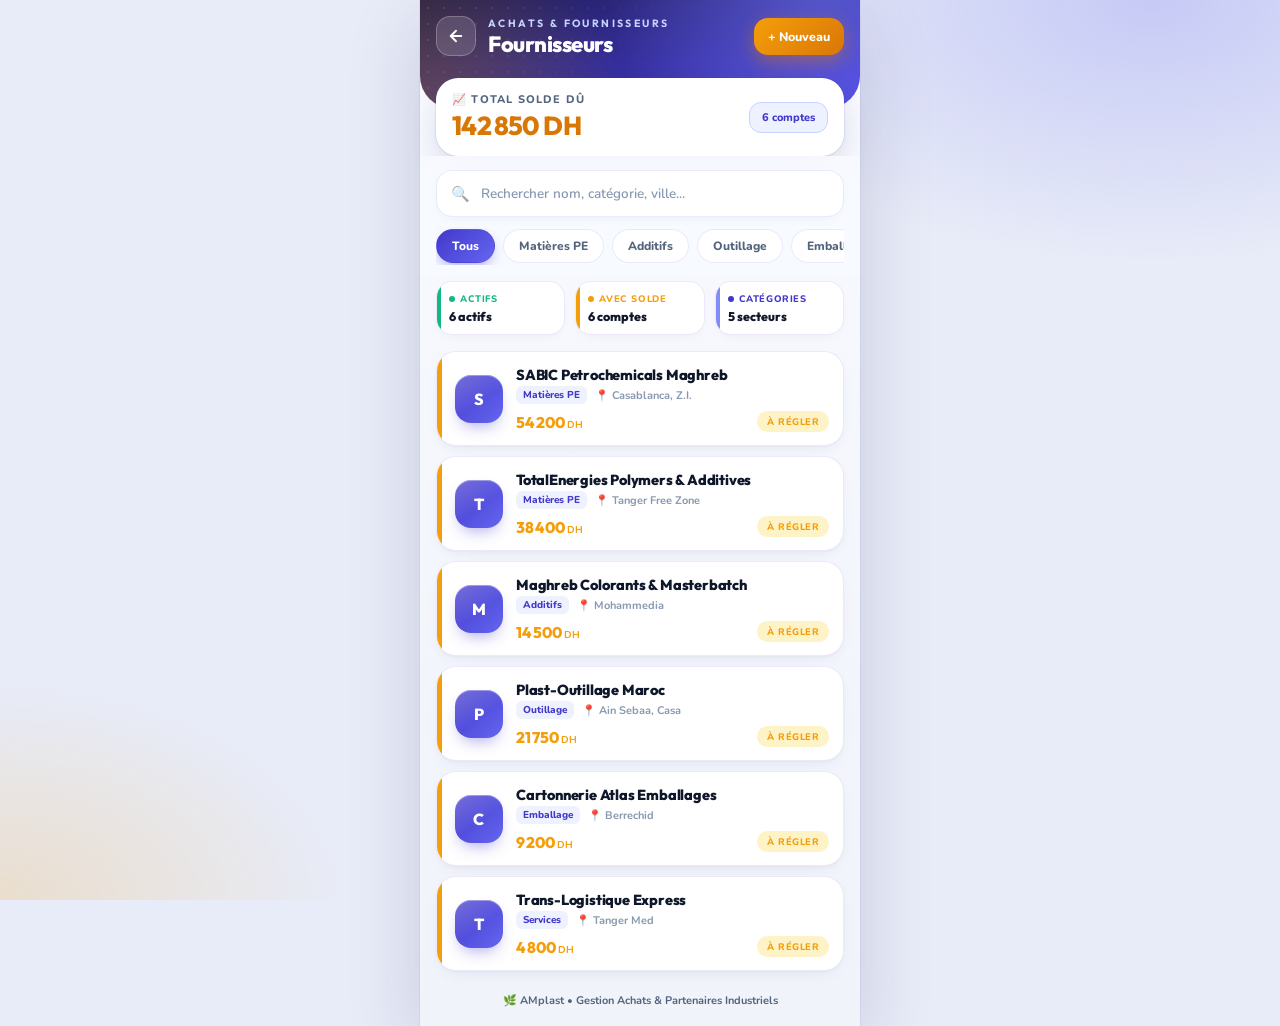
<file: amfrs.html>
<!DOCTYPE html>
<html lang="fr">
<head>
    <meta charset="UTF-8">
    <meta name="viewport" content="width=device-width, initial-scale=1.0, maximum-scale=1.0, user-scalable=no, viewport-fit=cover">
    <meta name="theme-color" content="#1e1b4b">
    <title>Fournisseurs — AMplast</title>
    <link rel="preconnect" href="https://fonts.googleapis.com">
    <link rel="preconnect" href="https://fonts.gstatic.com" crossorigin>
    <link href="https://fonts.googleapis.com/css2?family=Nunito:wght@600;700;800;900&family=Outfit:wght@500;600;700;800;900&display=swap" rel="stylesheet">
    <style>
        :root {
            /* Palette Fournisseurs : Indigo Royal, Améthyste & Ambre Chaud */
            --primary: #4338ca;
            --primary-dark: #1e1b4b;
            --primary-light: #6366f1;
            --primary-soft: #818cf8;
            --primary-subtle: #eef2ff;

            --accent: #f59e0b;
            --accent-deep: #d97706;
            --accent-soft: #fef3c7;

            --bg-body: #e8ecf8;
            --bg-app: #f6f8fd;
            --card-bg: #ffffff;

            --text-main: #0f172a;
            --text-muted: #53647e;
            --text-dim: #8899b0;
            --amount-color: #d97706;
            --line: rgba(67, 56, 202, 0.10);

            --status-regle: #10b981;
            --status-regle-bg: #d1fae5;
            --status-echu: #ef4444;
            --status-echu-bg: #fee2e2;
            --status-attente: #f59e0b;
            --status-attente-bg: #fef3c7;

            --ease: cubic-bezier(0.16, 1, 0.3, 1);
        }

        *, *::before, *::after {
            margin: 0; padding: 0; box-sizing: border-box;
            -webkit-tap-highlight-color: transparent;
            font-family: 'Nunito', -apple-system, BlinkMacSystemFont, 'Segoe UI', Roboto, sans-serif;
        }

        body {
            background: var(--bg-body);
            color: var(--text-main);
            min-height: 100vh;
            display: flex;
            justify-content: center;
        }

        body::before {
            content: '';
            position: fixed; inset: 0;
            background:
                radial-gradient(ellipse 55% 45% at 90% 0%, rgba(99, 102, 241, 0.25), transparent 65%),
                radial-gradient(ellipse 45% 40% at 0% 100%, rgba(245, 158, 11, 0.18), transparent 60%);
            pointer-events: none; z-index: 0;
        }

        button { font: inherit; }
        :focus-visible { outline: 3px solid var(--primary-light); outline-offset: 2px; }

        .app-container {
            position: relative; z-index: 1;
            width: 100%; max-width: 440px;
            min-height: 100vh; min-height: 100dvh;
            display: flex; flex-direction: column;
            background: linear-gradient(180deg, #f8faff 0%, #f0f3fa 100%);
            box-shadow: 0 24px 70px rgba(30, 27, 75, 0.16), 0 0 0 1px rgba(67, 56, 202, 0.06);
        }

        /* ===== HEADER ===== */
        .app-header {
            position: relative;
            padding: calc(env(safe-area-inset-top, 0px) + 16px) 16px 52px;
            color: #fff;
            background:
                radial-gradient(circle at 90% -10%, rgba(129, 140, 248, 0.40), transparent 50%),
                radial-gradient(circle at 0% 120%, rgba(245, 158, 11, 0.30), transparent 45%),
                linear-gradient(155deg, #1e1b4b 0%, #3730a3 55%, #4f46e5 100%);
            border-radius: 0 0 32px 32px;
            overflow: hidden;
        }

        .app-header::before {
            content: ''; position: absolute; inset: 0;
            background-image: radial-gradient(rgba(255,255,255,0.12) 1px, transparent 1.3px);
            background-size: 16px 16px;
            -webkit-mask-image: linear-gradient(135deg, #000 0%, transparent 60%);
            mask-image: linear-gradient(135deg, #000 0%, transparent 60%);
            pointer-events: none;
        }

        .header-top {
            position: relative; z-index: 1;
            display: flex; align-items: center; justify-content: space-between; gap: 10px;
        }
        .header-left { display: flex; align-items: center; gap: 12px; min-width: 0; }

        .back-btn {
            width: 40px; height: 40px; flex-shrink: 0;
            display: grid; place-items: center;
            border-radius: 14px; color: #fff; text-decoration: none;
            background: rgba(255,255,255,0.14);
            border: 1px solid rgba(255,255,255,0.24);
            backdrop-filter: blur(8px); -webkit-backdrop-filter: blur(8px);
            transition: transform 0.2s var(--ease), background 0.2s;
        }
        .back-btn:hover { background: rgba(255,255,255,0.26); transform: translateX(-2px); }
        .back-btn:active { transform: scale(0.92); }

        .brand-meta { display: flex; flex-direction: column; gap: 2px; min-width: 0; }
        .brand-name {
            font-family: 'Outfit', sans-serif;
            font-size: 10.5px; font-weight: 700; letter-spacing: 2.4px;
            color: #c7d2fe; text-transform: uppercase;
        }
        .header-title {
            font-family: 'Outfit', sans-serif;
            font-size: 22px; font-weight: 800; letter-spacing: -0.5px; line-height: 1.1;
        }

        .header-actions { display: flex; align-items: center; }
        .btn-new {
            display: flex; align-items: center; gap: 6px;
            padding: 10px 14px; border: 0; border-radius: 14px; cursor: pointer;
            font-size: 12.5px; font-weight: 800; color: #fff;
            background: linear-gradient(135deg, var(--accent), var(--accent-deep));
            box-shadow: 0 6px 18px rgba(217, 119, 6, 0.45);
            transition: transform 0.2s var(--ease), box-shadow 0.2s;
        }
        .btn-new:hover { transform: translateY(-1px); box-shadow: 0 10px 22px rgba(217, 119, 6, 0.55); }
        .btn-new:active { transform: scale(0.95); }

        /* Carte total solde (chevauche le header) */
        .total-solde {
            position: relative; z-index: 6;
            margin: -30px 16px 0;
            padding: 14px 16px;
            display: flex; align-items: center; justify-content: space-between; gap: 10px;
            background: #fff; border-radius: 22px;
            box-shadow: 0 14px 32px -8px rgba(30, 27, 75, 0.22), 0 0 0 1px var(--line);
        }
        .total-label {
            display: block;
            font-size: 11px; font-weight: 800; letter-spacing: 1.2px; text-transform: uppercase;
            color: var(--text-muted);
        }
        .total-amount {
            display: block; margin-top: 2px;
            font-family: 'Outfit', sans-serif;
            font-size: 26px; font-weight: 800; letter-spacing: -0.6px;
            color: var(--amount-color);
        }
        .total-badge {
            flex-shrink: 0;
            padding: 7px 12px; border-radius: 12px;
            font-size: 11px; font-weight: 800; white-space: nowrap;
            color: var(--primary); background: #eef2ff; border: 1px solid #c7d2fe;
        }

        /* ===== TOOLBAR COLLANTE (SEARCH + FILTERS) ===== */
        .toolbar {
            position: sticky; top: 0; z-index: 100;
            padding: 14px 16px 10px;
            background: rgba(248, 250, 255, 0.90);
            backdrop-filter: blur(14px) saturate(1.3); -webkit-backdrop-filter: blur(14px) saturate(1.3);
        }
        .search-container { position: relative; margin-bottom: 10px; }
        .search-input {
            width: 100%; padding: 13px 16px 13px 44px;
            font-size: 13.5px; font-weight: 700; color: var(--text-main);
            background: #fff; border: 1.5px solid var(--line); border-radius: 16px;
            box-shadow: 0 4px 14px -6px rgba(30, 27, 75, 0.08);
            transition: border-color 0.2s, box-shadow 0.2s;
        }
        .search-input::placeholder { color: var(--text-dim); font-weight: 600; }
        .search-input:focus { outline: none; border-color: var(--primary-light); box-shadow: 0 0 0 4px rgba(99, 102, 241, 0.16); }
        .search-icon {
            position: absolute; left: 15px; top: 50%; transform: translateY(-50%);
            font-size: 15px; opacity: 0.55; pointer-events: none;
        }

        .filter-tabs { display: flex; gap: 8px; overflow-x: auto; scrollbar-width: none; padding: 2px 0; }
        .filter-tabs::-webkit-scrollbar { display: none; }
        .tab-btn {
            flex-shrink: 0; white-space: nowrap;
            padding: 8px 15px; border: 1.5px solid var(--line); border-radius: 999px; cursor: pointer;
            font-size: 12px; font-weight: 800; color: var(--text-muted); background: #fff;
            transition: all 0.2s var(--ease);
        }
        .tab-btn:hover { border-color: rgba(99, 102, 241, 0.5); color: var(--primary); }
        .tab-btn.active {
            color: #fff; border-color: transparent;
            background: linear-gradient(135deg, var(--primary), var(--primary-light));
            box-shadow: 0 6px 14px -4px rgba(67, 56, 202, 0.45);
        }

        /* ===== STATS ===== */
        .stats-bar { display: grid; grid-template-columns: repeat(3, 1fr); gap: 10px; padding: 6px 16px 4px; }
        .stat-card {
            position: relative; overflow: hidden;
            padding: 10px 12px 10px; border-radius: 16px;
            background: #fff; border: 1px solid var(--line);
            box-shadow: 0 4px 14px -8px rgba(30, 27, 75, 0.10);
        }
        .stat-card::before {
            content: ''; position: absolute; left: 0; top: 0; bottom: 0; width: 4px;
            background: var(--c, var(--primary-soft));
        }
        .stat-card.s-regle   { --c: var(--status-regle); }
        .stat-card.s-echu    { --c: var(--status-echu); }
        .stat-card.s-attente { --c: var(--status-attente); }
        .stat-label {
            display: flex; align-items: center; gap: 5px;
            font-size: 9.5px; font-weight: 800; letter-spacing: 0.6px; text-transform: uppercase;
            color: var(--c); margin-bottom: 3px;
        }
        .stat-label::before { content: ''; width: 6px; height: 6px; border-radius: 50%; background: var(--c); }
        .stat-val {
            display: block; font-family: 'Outfit', sans-serif;
            font-size: 12.5px; font-weight: 800; color: var(--text-main);
            white-space: nowrap; overflow: hidden; text-overflow: ellipsis;
        }

        /* ===== LISTE FOURNISSEURS ===== */
        .suppliers-list { flex: 1; display: flex; flex-direction: column; gap: 10px; padding: 12px 16px 8px; }

        .supplier-card {
            position: relative; overflow: hidden; cursor: pointer;
            display: flex; align-items: center; gap: 13px;
            padding: 13px 14px 13px 18px;
            background: var(--card-bg); border: 1px solid var(--line); border-radius: 20px;
            box-shadow: 0 6px 18px -8px rgba(30, 27, 75, 0.10), 0 1px 2px rgba(0,0,0,0.03);
            transition: transform 0.25s var(--ease), box-shadow 0.25s var(--ease), border-color 0.25s;
            animation: cardIn 0.45s var(--ease) both;
        }
        .supplier-card:hover {
            transform: translateY(-3px);
            border-color: rgba(99, 102, 241, 0.4);
            box-shadow: 0 16px 30px -10px rgba(30, 27, 75, 0.18);
        }
        .supplier-card:active { transform: scale(0.98); transition-duration: 0.08s; }
        .supplier-card::before { content: ''; position: absolute; left: 0; top: 0; bottom: 0; width: 5px; background: var(--status-c); }
        .supplier-card.regle   { --status-c: var(--status-regle); }
        .supplier-card.attente { --status-c: var(--status-attente); }

        @keyframes cardIn {
            from { opacity: 0; transform: translateY(14px) scale(0.97); }
            to { opacity: 1; transform: none; }
        }

        .avatar {
            position: relative; flex-shrink: 0;
            width: 48px; height: 48px; border-radius: 16px;
            display: grid; place-items: center;
            font-family: 'Outfit', sans-serif; font-size: 16px; font-weight: 800; letter-spacing: 0.5px; color: #fff;
            background: linear-gradient(135deg, #4338ca 0%, #6366f1 100%);
            box-shadow: 0 8px 16px -6px rgba(67, 56, 202, 0.45), inset 0 1px 0 rgba(255,255,255,0.35);
        }
        .avatar::after {
            content: ''; position: absolute; inset: 0; border-radius: inherit;
            background: linear-gradient(145deg, rgba(255,255,255,0.28), rgba(255,255,255,0) 55%);
            pointer-events: none;
        }

        .card-content { flex: 1; min-width: 0; }
        .supplier-name {
            font-family: 'Outfit', sans-serif;
            font-size: 14.5px; font-weight: 800; letter-spacing: -0.2px; color: var(--text-main);
            white-space: nowrap; overflow: hidden; text-overflow: ellipsis;
        }
        .supplier-meta-line {
            display: flex; align-items: center; gap: 8px; margin-top: 2px;
            font-size: 11px; font-weight: 700; color: var(--text-dim);
        }
        .cat-tag {
            background: #eef2ff; color: var(--primary);
            padding: 2px 7px; border-radius: 6px; font-size: 10px; font-weight: 800;
        }

        .amount-row { display: flex; align-items: center; justify-content: space-between; gap: 8px; margin-top: 7px; }
        .amount {
            font-family: 'Outfit', sans-serif; font-size: 15.5px; font-weight: 800; letter-spacing: -0.3px;
            color: var(--status-c);
        }

        .status-pill {
            padding: 4px 10px; border-radius: 999px;
            font-size: 9.5px; font-weight: 800; letter-spacing: 0.5px; text-transform: uppercase; white-space: nowrap;
        }
        .pill-regle   { background: var(--status-regle-bg);   color: var(--status-regle); }
        .pill-attente { background: var(--status-attente-bg); color: var(--status-attente); }
        .pill-echu    { background: var(--status-echu-bg);    color: var(--status-echu); }

        .empty-state {
            text-align: center; padding: 44px 20px; color: var(--text-muted);
            font-size: 13px; font-weight: 700;
        }
        .empty-icon { font-size: 34px; margin-bottom: 8px; }
        .empty-title { font-family: 'Outfit', sans-serif; font-size: 16px; font-weight: 800; color: var(--text-main); margin-bottom: 4px; }
        .empty-sub { font-size: 12px; color: var(--text-dim); margin-bottom: 14px; }
        .btn-empty {
            padding: 9px 18px; border-radius: 12px; border: 0; cursor: pointer;
            font-size: 12px; font-weight: 800; color: #fff;
            background: linear-gradient(135deg, var(--primary), var(--primary-light));
        }

        .eco-footer {
            margin-top: auto; padding: 14px 16px calc(env(safe-area-inset-bottom, 0px) + 18px);
            text-align: center; font-size: 11px; font-weight: 700; color: var(--text-muted);
        }

        /* ===== MODAL DETAIL FOURNISSEUR (BOTTOM SHEET) ===== */
        .modal-overlay {
            position: fixed; inset: 0; z-index: 200;
            display: none; align-items: flex-end; justify-content: center;
            background: rgba(15, 23, 42, 0.55);
            backdrop-filter: blur(4px); -webkit-backdrop-filter: blur(4px);
        }
        .modal-overlay.open { display: flex; }

        .modal-sheet {
            width: 100%; max-width: 440px; max-height: 90vh; max-height: 90dvh;
            display: flex; flex-direction: column; overflow: hidden;
            background: var(--bg-app);
            border-radius: 30px 30px 0 0;
            box-shadow: 0 -16px 50px rgba(0,0,0,0.28);
            animation: slideUp 0.35s var(--ease);
        }
        @keyframes slideUp { from { transform: translateY(100%); } to { transform: none; } }

        .modal-header {
            position: relative; flex-shrink: 0; overflow: hidden;
            padding: 22px 20px 18px; color: #fff;
            background:
                radial-gradient(circle at 90% 0%, rgba(129, 140, 248, 0.40), transparent 55%),
                radial-gradient(circle at 0% 120%, rgba(245, 158, 11, 0.28), transparent 50%),
                linear-gradient(155deg, #1e1b4b, #3730a3 60%, #4f46e5);
        }
        .modal-header::before {
            content: ''; position: absolute; top: 8px; left: 50%; transform: translateX(-50%);
            width: 42px; height: 4px; border-radius: 4px; background: rgba(255,255,255,0.35);
        }
        .modal-close {
            position: absolute; top: 16px; right: 14px;
            width: 34px; height: 34px; border: 1px solid rgba(255,255,255,0.25); border-radius: 12px;
            display: grid; place-items: center; cursor: pointer;
            font-size: 20px; line-height: 1; color: #fff; background: rgba(255,255,255,0.16);
            transition: background 0.2s, transform 0.2s var(--ease);
        }
        .modal-close:hover { background: rgba(245, 158, 11, 0.5); transform: rotate(90deg); }
        .modal-title {
            padding-right: 44px; margin-top: 6px;
            font-family: 'Outfit', sans-serif; font-size: 20px; font-weight: 800; letter-spacing: -0.4px; line-height: 1.2;
        }
        .modal-subtitle { margin-top: 3px; font-size: 11.5px; font-weight: 700; color: #c7d2fe; }

        .modal-body {
            padding: 16px 18px 28px;
            overflow-y: auto;
            display: flex; flex-direction: column; gap: 12px;
            scrollbar-width: none;
            -ms-overflow-style: none;
        }
        .modal-body::-webkit-scrollbar { display: none; width: 0; height: 0; }

        .info-card {
            background: #fff;
            border-radius: 18px;
            padding: 14px 16px;
            box-shadow: 0 4px 14px -6px rgba(30, 27, 75, 0.08);
            border: 1px solid var(--line);
            display: flex; flex-direction: column; gap: 8px;
        }

        .btn-action-row {
            display: grid; grid-template-columns: 1fr 1fr; gap: 10px; margin-top: 4px;
        }
        .btn-action-sheet {
            padding: 12px; border-radius: 14px; font-size: 12.5px; font-weight: 800;
            text-align: center; text-decoration: none; cursor: pointer; border: none;
            display: flex; align-items: center; justify-content: center; gap: 6px;
            transition: all 0.2s var(--ease);
        }
        .btn-action-sheet:active { transform: scale(0.96); }

        .btn-call {
            background: #fff; color: var(--primary);
            border: 1.5px solid #c7d2fe;
        }
        .btn-call:hover { background: #eef2ff; }

        .btn-pay {
            background: linear-gradient(135deg, var(--primary), var(--primary-light));
            color: #fff;
            box-shadow: 0 6px 16px -6px rgba(67, 56, 202, 0.55);
        }
        .btn-pay:hover { transform: translateY(-1px); }

        .btn-delete-item {
            background: #fff1f2; color: #be123c; border: 1px solid #fecdd3;
            padding: 11px; border-radius: 12px; font-size: 12px; font-weight: 800;
            cursor: pointer; margin-top: 4px; transition: all 0.15s;
        }
        .btn-delete-item:hover { background: #ffe4e6; }

        /* ===== MODAL NOUVEAU FOURNISSEUR ===== */
        .form-group { display: flex; flex-direction: column; gap: 5px; margin-bottom: 6px; }
        .form-group label { font-size: 11.5px; font-weight: 800; color: #374151; }
        .form-control {
            width: 100%; padding: 11px 13px; outline: none;
            font-size: 13px; font-weight: 700; color: var(--text-main);
            background: #fff; border: 1.5px solid #cbd5e1; border-radius: 12px;
            transition: all 0.2s;
        }
        .form-control:focus {
            border-color: var(--primary-light);
            box-shadow: 0 0 0 3px rgba(99, 102, 241, 0.18);
        }
        .form-row { display: grid; grid-template-columns: 1fr 1fr; gap: 10px; }

        .btn-submit {
            padding: 13px 18px; border-radius: 14px; border: none;
            background: linear-gradient(135deg, var(--primary), var(--primary-light));
            color: white; font-size: 13.5px; font-weight: 800; cursor: pointer;
            box-shadow: 0 6px 18px rgba(67, 56, 202, 0.35);
            transition: all 0.2s; margin-top: 6px;
        }
        .btn-submit:hover { transform: translateY(-1px); box-shadow: 0 10px 22px rgba(67, 56, 202, 0.45); }
        .btn-submit:active { transform: scale(0.98); }
    </style>
</head>
<body>

<div class="app-container">
    <!-- Header -->
    <header class="app-header">
        <div class="header-top">
            <div class="header-left">
                <a href="index.html" class="back-btn" title="Retour au Menu">
                    <svg width="18" height="18" viewBox="0 0 24 24" fill="none" stroke="currentColor" stroke-width="2.5" stroke-linecap="round" stroke-linejoin="round">
                        <line x1="19" y1="12" x2="5" y2="12"></line>
                        <polyline points="12 19 5 12 12 5"></polyline>
                    </svg>
                </a>
                <div class="brand-meta">
                    <div class="brand-name">ACHATS &amp; FOURNISSEURS</div>
                    <div class="header-title">Fournisseurs</div>
                </div>
            </div>
            <div class="header-actions">
                <button class="btn-new" onclick="openAddModal()">+ Nouveau</button>
            </div>
        </div>
    </header>

    <!-- Carte Solde Global Dû (chevauchement) -->
    <div class="total-solde">
        <div>
            <span class="total-label">📈 Total Solde Dû</span>
            <span class="total-amount" id="kpi-total">0 DH</span>
        </div>
        <div class="total-badge" id="kpi-count">6 comptes</div>
    </div>

    <!-- Toolbar sticky (Recherche + Filtres) -->
    <div class="toolbar">
        <div class="search-container">
            <span class="search-icon">🔍</span>
            <input type="text" class="search-input" id="search-suppliers" placeholder="Rechercher nom, catégorie, ville..." autocomplete="off">
        </div>

        <div class="filter-tabs">
            <button class="tab-btn active" data-filter="all">Tous</button>
            <button class="tab-btn" data-filter="Matières PE">Matières PE</button>
            <button class="tab-btn" data-filter="Additifs">Additifs</button>
            <button class="tab-btn" data-filter="Outillage">Outillage</button>
            <button class="tab-btn" data-filter="Emballage">Emballage</button>
            <button class="tab-btn" data-filter="Services">Services</button>
        </div>
    </div>

    <!-- Mini stats bar -->
    <div class="stats-bar">
        <div class="stat-card s-regle">
            <span class="stat-label">Actifs</span>
            <span class="stat-val" id="kpi-actifs">-</span>
        </div>
        <div class="stat-card s-attente">
            <span class="stat-label">Avec Solde</span>
            <span class="stat-val" id="kpi-avec-solde">-</span>
        </div>
        <div class="stat-card">
            <span class="stat-label" style="--c: var(--primary);">Catégories</span>
            <span class="stat-val" id="kpi-categories">5 secteurs</span>
        </div>
    </div>

    <!-- Suppliers Cards Grid -->
    <div class="suppliers-list" id="suppliers-list"></div>

    <div class="eco-footer">🌿 AMplast • Gestion Achats &amp; Partenaires Industriels</div>
</div>

<!-- ===== MODAL DETAIL FOURNISSEUR (BOTTOM SHEET) ===== -->
<div class="modal-overlay" id="detail-modal">
    <div class="modal-sheet">
        <div class="modal-header">
            <button class="modal-close" onclick="closeDetail()">×</button>
            <div class="modal-title" id="det-name">Fournisseur</div>
            <div class="modal-subtitle" id="det-cat">Catégorie</div>
        </div>
        <div class="modal-body" id="detail-body">
            <!-- Content injected dynamically -->
        </div>
    </div>
</div>

<!-- ===== MODAL NOUVEAU FOURNISSEUR (BOTTOM SHEET) ===== -->
<div class="modal-overlay" id="add-modal">
    <div class="modal-sheet">
        <div class="modal-header">
            <button class="modal-close" onclick="closeAddModal()">×</button>
            <div class="modal-title">Nouveau Fournisseur</div>
            <div class="modal-subtitle">Enregistrement d'un partenaire</div>
        </div>
        <form id="add-supplier-form" class="modal-body">
            <div class="form-group">
                <label>Raison Sociale / Nom *</label>
                <input type="text" id="sup-name" class="form-control" placeholder="Ex: Maghreb Polymères SARL" required>
            </div>
            <div class="form-group">
                <label>Catégorie de Produits *</label>
                <select id="sup-cat" class="form-control" required>
                    <option value="Matières PE">Matières Plastiques (PEBD / PEHD)</option>
                    <option value="Additifs">Colorants & Additifs (Masterbatch)</option>
                    <option value="Outillage">Outillage & Pièces d'extrusion</option>
                    <option value="Emballage">Emballages & Mandrins</option>
                    <option value="Services">Services & Maintenance</option>
                </select>
            </div>
            <div class="form-row">
                <div class="form-group">
                    <label>Téléphone *</label>
                    <input type="tel" id="sup-phone" class="form-control" placeholder="0522-000000" required>
                </div>
                <div class="form-group">
                    <label>Ville</label>
                    <input type="text" id="sup-city" class="form-control" placeholder="Casablanca...">
                </div>
            </div>
            <div class="form-group">
                <label>Solde Initial / En cours (DH)</label>
                <input type="number" id="sup-balance" class="form-control" placeholder="0" value="0">
            </div>
            <button type="submit" class="btn-submit">Enregistrer le Fournisseur</button>
        </form>
    </div>
</div>

<script>
    const DEFAULT_SUPPLIERS = [
        {
            id: 1,
            name: "SABIC Petrochemicals Maghreb",
            category: "Matières PE",
            product: "Granulés PEBD 2420D / PEHD F00952",
            phone: "+212 522 34 56 78",
            city: "Casablanca, Z.I.",
            balance: 54200,
            status: "Actif",
            rating: "A+"
        },
        {
            id: 2,
            name: "TotalEnergies Polymers & Additives",
            category: "Matières PE",
            product: "Polymères vierges & haute résistance",
            phone: "+212 522 98 12 34",
            city: "Tanger Free Zone",
            balance: 38400,
            status: "Actif",
            rating: "A"
        },
        {
            id: 3,
            name: "Maghreb Colorants & Masterbatch",
            category: "Additifs",
            product: "Colorant blanc opaque, bleu, stabilisants UV",
            phone: "+212 523 45 67 89",
            city: "Mohammedia",
            balance: 14500,
            status: "Actif",
            rating: "A"
        },
        {
            id: 4,
            name: "Plast-Outillage Maroc",
            category: "Outillage",
            product: "Filières d'extrusion, anneaux de soufflage, lames",
            phone: "+212 522 11 22 33",
            city: "Ain Sebaa, Casa",
            balance: 21750,
            status: "Actif",
            rating: "B+"
        },
        {
            id: 5,
            name: "Cartonnerie Atlas Emballages",
            category: "Emballage",
            product: "Mandrins carton pour bobines, rouleaux adhésifs",
            phone: "+212 522 77 88 99",
            city: "Berrechid",
            balance: 9200,
            status: "Actif",
            rating: "A"
        },
        {
            id: 6,
            name: "Trans-Logistique Express",
            category: "Services",
            product: "Livraison conteneurs matières & fret",
            phone: "+212 539 32 10 00",
            city: "Tanger Med",
            balance: 4800,
            status: "Actif",
            rating: "A"
        }
    ];

    function getSuppliers() {
        const data = localStorage.getItem('amplast_suppliers');
        if (data) {
            try { return JSON.parse(data); } catch(e) {}
        }
        return DEFAULT_SUPPLIERS;
    }

    function saveSuppliers(list) {
        localStorage.setItem('amplast_suppliers', JSON.stringify(list));
        renderSuppliers();
        updateKPIs();
    }

    let currentFilter = 'all';

    function renderSuppliers() {
        const list = getSuppliers();
        const searchVal = document.getElementById('search-suppliers').value.toLowerCase().trim();
        const container = document.getElementById('suppliers-list');

        const filtered = list.filter(sup => {
            const matchesSearch = sup.name.toLowerCase().includes(searchVal) ||
                                  sup.category.toLowerCase().includes(searchVal) ||
                                  (sup.product && sup.product.toLowerCase().includes(searchVal)) ||
                                  (sup.city && sup.city.toLowerCase().includes(searchVal));
            const matchesFilter = currentFilter === 'all' || sup.category === currentFilter;
            return matchesSearch && matchesFilter;
        });

        if (filtered.length === 0) {
            container.innerHTML = `
                <div class="empty-state">
                    <div class="empty-icon">🔍</div>
                    <div class="empty-title">Aucun fournisseur trouvé</div>
                    <div class="empty-sub">Modifiez votre recherche ou ajoutez un nouveau partenaire.</div>
                    <button class="btn-empty" onclick="openAddModal()">+ Nouveau fournisseur</button>
                </div>
            `;
            return;
        }

        container.innerHTML = filtered.map(sup => {
            const hasBalance = Number(sup.balance) > 0;
            const statusClass = hasBalance ? 'attente' : 'regle';
            const pillClass = hasBalance ? 'pill-attente' : 'pill-regle';
            const statusLabel = hasBalance ? 'À Régler' : 'À jour';

            return `
                <div class="supplier-card ${statusClass}" onclick="openDetail(${sup.id})">
                    <div class="avatar">${sup.name.charAt(0)}</div>
                    <div class="card-content">
                        <div class="supplier-name">${sup.name}</div>
                        <div class="supplier-meta-line">
                            <span class="cat-tag">${sup.category}</span>
                            <span>📍 ${sup.city || 'Maroc'}</span>
                        </div>
                        <div class="amount-row">
                            <span class="amount">${Number(sup.balance).toLocaleString('fr-FR')} <span style="font-size:10px;font-weight:700;">DH</span></span>
                            <span class="status-pill ${pillClass}">${statusLabel}</span>
                        </div>
                    </div>
                </div>
            `;
        }).join('');
    }

    function updateKPIs() {
        const list = getSuppliers();
        document.getElementById('kpi-count').textContent = `${list.length} comptes`;
        
        const total = list.reduce((sum, s) => sum + (Number(s.balance) || 0), 0);
        document.getElementById('kpi-total').textContent = total.toLocaleString('fr-FR') + ' DH';

        const avecSolde = list.filter(s => Number(s.balance) > 0).length;
        document.getElementById('kpi-actifs').textContent = `${list.length} actifs`;
        document.getElementById('kpi-avec-solde').textContent = `${avecSolde} comptes`;
        document.getElementById('kpi-categories').textContent = `5 secteurs`;
    }

    function openAddModal() {
        document.getElementById('add-modal').classList.add('open');
    }

    function closeAddModal() {
        document.getElementById('add-modal').classList.remove('open');
    }

    document.getElementById('add-supplier-form').addEventListener('submit', (e) => {
        e.preventDefault();
        const list = getSuppliers();
        const newSup = {
            id: Date.now(),
            name: document.getElementById('sup-name').value.trim(),
            category: document.getElementById('sup-cat').value,
            product: "Approvisionnement matières & composants",
            phone: document.getElementById('sup-phone').value.trim(),
            city: document.getElementById('sup-city').value.trim() || "Maroc",
            balance: parseFloat(document.getElementById('sup-balance').value) || 0,
            status: "Actif",
            rating: "A"
        };

        list.unshift(newSup);
        saveSuppliers(list);
        document.getElementById('add-supplier-form').reset();
        closeAddModal();
    });

    function openDetail(id) {
        const list = getSuppliers();
        const sup = list.find(s => s.id === id);
        if (!sup) return;

        document.getElementById('det-name').textContent = sup.name;
        document.getElementById('det-cat').textContent = sup.category + " • " + (sup.city || "Maroc");

        const body = document.getElementById('detail-body');
        body.innerHTML = `
            <div class="info-card">
                <div style="display:flex; justify-content:space-between; align-items:center;">
                    <span style="font-size:11px; font-weight:800; color:var(--text-muted); text-transform:uppercase;">Solde Dû</span>
                    <span class="status-pill ${Number(sup.balance) > 0 ? 'pill-attente' : 'pill-regle'}">
                        ${Number(sup.balance) > 0 ? 'En cours' : 'Soldé'}
                    </span>
                </div>
                <div style="font-family:'Outfit'; font-size:24px; font-weight:800; color:var(--amount-color); margin-top:2px;">
                    ${Number(sup.balance).toLocaleString('fr-FR')} <span style="font-size:13px;">DH</span>
                </div>
            </div>

            <div class="info-card" style="font-size:12px; gap:8px;">
                <div><strong>📞 Contact :</strong> <a href="tel:${sup.phone}" style="color:var(--primary-light); text-decoration:none; font-weight:700;">${sup.phone}</a></div>
                <div><strong>📍 Adresse :</strong> ${sup.city || 'Maroc'}</div>
                <div><strong>📦 Spécialité :</strong> ${sup.product || 'N/A'}</div>
                <div><strong>⭐ Notation :</strong> <span style="color:#d97706; font-weight:800;">${sup.rating || 'A'}</span></div>
            </div>

            <div class="btn-action-row">
                <a href="tel:${sup.phone}" class="btn-action-sheet btn-call">
                    📞 Appeler
                </a>
                <button onclick="recordPayment(${sup.id})" class="btn-action-sheet btn-pay">
                    💵 Régler
                </button>
            </div>

            <button onclick="deleteSupplier(${sup.id})" class="btn-delete-item">
                🗑️ Supprimer ce fournisseur
            </button>
        `;

        document.getElementById('detail-modal').classList.add('open');
    }

    function closeDetail() {
        document.getElementById('detail-modal').classList.remove('open');
    }

    function recordPayment(id) {
        const amount = prompt("Montant du règlement effectué (DH) :");
        if (amount && !isNaN(amount)) {
            const list = getSuppliers();
            const sup = list.find(s => s.id === id);
            if (sup) {
                sup.balance = Math.max(0, sup.balance - parseFloat(amount));
                saveSuppliers(list);
                openDetail(id);
            }
        }
    }

    function deleteSupplier(id) {
        if (confirm("Confirmer la suppression de ce fournisseur ?")) {
            let list = getSuppliers();
            list = list.filter(s => s.id !== id);
            saveSuppliers(list);
            closeDetail();
        }
    }

    // Filtres & Recherche
    document.getElementById('search-suppliers').addEventListener('input', renderSuppliers);

    document.querySelectorAll('.tab-btn').forEach(btn => {
        btn.addEventListener('click', () => {
            document.querySelectorAll('.tab-btn').forEach(b => b.classList.remove('active'));
            btn.classList.add('active');
            currentFilter = btn.dataset.filter;
            renderSuppliers();
        });
    });

    // Close on overlay click
    [document.getElementById('add-modal'), document.getElementById('detail-modal')].forEach(m => {
        m.addEventListener('click', (e) => {
            if (e.target === m) m.classList.remove('open');
        });
    });

    // Init
    renderSuppliers();
    updateKPIs();
</script>
</body>
</html>
</file>
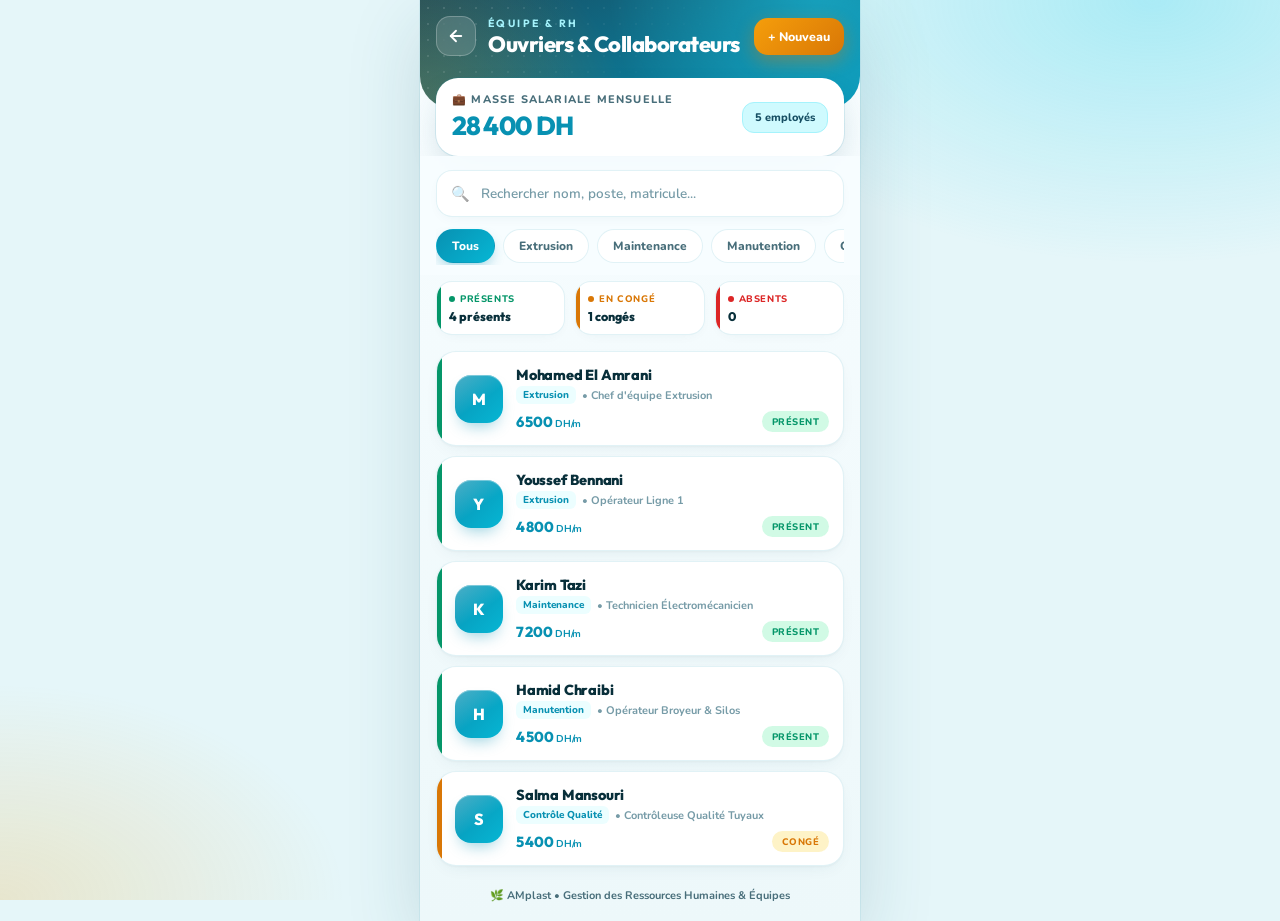
<file: amkhdam.html>
<!DOCTYPE html>
<html lang="fr">
<head>
    <meta charset="UTF-8">
    <meta name="viewport" content="width=device-width, initial-scale=1.0, maximum-scale=1.0, user-scalable=no, viewport-fit=cover">
    <meta name="theme-color" content="#164e63">
    <title>Ouvriers & RH — AMplast</title>
    <link rel="preconnect" href="https://fonts.googleapis.com">
    <link rel="preconnect" href="https://fonts.gstatic.com" crossorigin>
    <link href="https://fonts.googleapis.com/css2?family=Nunito:wght@600;700;800;900&family=Outfit:wght@500;600;700;800;900&display=swap" rel="stylesheet">
    <style>
        :root {
            /* Palette Ouvriers : Bleu Cyan, Azur Océan & Ambre */
            --primary: #0891b2;
            --primary-dark: #164e63;
            --primary-light: #06b6d4;
            --primary-soft: #22d3ee;
            --primary-subtle: #ecfeff;

            --accent: #f59e0b;
            --accent-deep: #d97706;
            --accent-soft: #fef3c7;

            --bg-body: #e5f6f9;
            --bg-app: #f4fcfe;
            --card-bg: #ffffff;

            --text-main: #082f3a;
            --text-muted: #486e7a;
            --text-dim: #769ba7;
            --amount-color: #0891b2;
            --line: rgba(8, 145, 178, 0.12);

            --status-regle: #059669;
            --status-regle-bg: #d1fae5;
            --status-echu: #dc2626;
            --status-echu-bg: #fee2e2;
            --status-attente: #d97706;
            --status-attente-bg: #fef3c7;

            --ease: cubic-bezier(0.16, 1, 0.3, 1);
        }

        *, *::before, *::after {
            margin: 0; padding: 0; box-sizing: border-box;
            -webkit-tap-highlight-color: transparent;
            font-family: 'Nunito', -apple-system, BlinkMacSystemFont, 'Segoe UI', Roboto, sans-serif;
        }

        body {
            background: var(--bg-body);
            color: var(--text-main);
            min-height: 100vh;
            display: flex;
            justify-content: center;
        }

        body::before {
            content: '';
            position: fixed; inset: 0;
            background:
                radial-gradient(ellipse 55% 45% at 90% 0%, rgba(34, 211, 238, 0.30), transparent 65%),
                radial-gradient(ellipse 45% 40% at 0% 100%, rgba(245, 158, 11, 0.18), transparent 60%);
            pointer-events: none; z-index: 0;
        }

        button { font: inherit; }
        :focus-visible { outline: 3px solid var(--primary-light); outline-offset: 2px; }

        .app-container {
            position: relative; z-index: 1;
            width: 100%; max-width: 440px;
            min-height: 100vh; min-height: 100dvh;
            display: flex; flex-direction: column;
            background: linear-gradient(180deg, #f8fdff 0%, #edf8fa 100%);
            box-shadow: 0 24px 70px rgba(22, 78, 99, 0.16), 0 0 0 1px rgba(8, 145, 178, 0.08);
        }

        /* ===== HEADER ===== */
        .app-header {
            position: relative;
            padding: calc(env(safe-area-inset-top, 0px) + 16px) 16px 52px;
            color: #fff;
            background:
                radial-gradient(circle at 90% -10%, rgba(34, 211, 238, 0.45), transparent 50%),
                radial-gradient(circle at 0% 120%, rgba(245, 158, 11, 0.28), transparent 45%),
                linear-gradient(155deg, #164e63 0%, #0e7490 55%, #0891b2 100%);
            border-radius: 0 0 32px 32px;
            overflow: hidden;
        }

        .app-header::before {
            content: ''; position: absolute; inset: 0;
            background-image: radial-gradient(rgba(255,255,255,0.14) 1px, transparent 1.3px);
            background-size: 16px 16px;
            -webkit-mask-image: linear-gradient(135deg, #000 0%, transparent 60%);
            mask-image: linear-gradient(135deg, #000 0%, transparent 60%);
            pointer-events: none;
        }

        .header-top {
            position: relative; z-index: 1;
            display: flex; align-items: center; justify-content: space-between; gap: 10px;
        }
        .header-left { display: flex; align-items: center; gap: 12px; min-width: 0; }

        .back-btn {
            width: 40px; height: 40px; flex-shrink: 0;
            display: grid; place-items: center;
            border-radius: 14px; color: #fff; text-decoration: none;
            background: rgba(255,255,255,0.14);
            border: 1px solid rgba(255,255,255,0.24);
            backdrop-filter: blur(8px); -webkit-backdrop-filter: blur(8px);
            transition: transform 0.2s var(--ease), background 0.2s;
        }
        .back-btn:hover { background: rgba(255,255,255,0.26); transform: translateX(-2px); }
        .back-btn:active { transform: scale(0.92); }

        .brand-meta { display: flex; flex-direction: column; gap: 2px; min-width: 0; }
        .brand-name {
            font-family: 'Outfit', sans-serif;
            font-size: 10.5px; font-weight: 700; letter-spacing: 2.4px;
            color: #a5f3fc; text-transform: uppercase;
        }
        .header-title {
            font-family: 'Outfit', sans-serif;
            font-size: 22px; font-weight: 800; letter-spacing: -0.5px; line-height: 1.1;
        }

        .header-actions { display: flex; align-items: center; }
        .btn-new {
            display: flex; align-items: center; gap: 6px;
            padding: 10px 14px; border: 0; border-radius: 14px; cursor: pointer;
            font-size: 12.5px; font-weight: 800; color: #fff;
            background: linear-gradient(135deg, var(--accent), var(--accent-deep));
            box-shadow: 0 6px 18px rgba(217, 119, 6, 0.40);
            transition: transform 0.2s var(--ease), box-shadow 0.2s;
        }
        .btn-new:hover { transform: translateY(-1px); box-shadow: 0 10px 22px rgba(217, 119, 6, 0.50); }
        .btn-new:active { transform: scale(0.95); }

        /* Carte Masse Salariale (chevauche le header) */
        .total-solde {
            position: relative; z-index: 6;
            margin: -30px 16px 0;
            padding: 14px 16px;
            display: flex; align-items: center; justify-content: space-between; gap: 10px;
            background: #fff; border-radius: 22px;
            box-shadow: 0 14px 32px -8px rgba(22, 78, 99, 0.22), 0 0 0 1px var(--line);
        }
        .total-label {
            display: block;
            font-size: 11px; font-weight: 800; letter-spacing: 1.2px; text-transform: uppercase;
            color: var(--text-muted);
        }
        .total-amount {
            display: block; margin-top: 2px;
            font-family: 'Outfit', sans-serif;
            font-size: 26px; font-weight: 800; letter-spacing: -0.6px;
            color: var(--primary);
        }
        .total-badge {
            flex-shrink: 0;
            padding: 7px 12px; border-radius: 12px;
            font-size: 11px; font-weight: 800; white-space: nowrap;
            color: var(--primary-dark); background: #cffafe; border: 1px solid #a5f3fc;
        }

        /* ===== TOOLBAR COLLANTE (SEARCH + FILTERS) ===== */
        .toolbar {
            position: sticky; top: 0; z-index: 100;
            padding: 14px 16px 10px;
            background: rgba(248, 253, 255, 0.90);
            backdrop-filter: blur(14px) saturate(1.3); -webkit-backdrop-filter: blur(14px) saturate(1.3);
        }
        .search-container { position: relative; margin-bottom: 10px; }
        .search-input {
            width: 100%; padding: 13px 16px 13px 44px;
            font-size: 13.5px; font-weight: 700; color: var(--text-main);
            background: #fff; border: 1.5px solid var(--line); border-radius: 16px;
            box-shadow: 0 4px 14px -6px rgba(22, 78, 99, 0.08);
            transition: border-color 0.2s, box-shadow 0.2s;
        }
        .search-input::placeholder { color: var(--text-dim); font-weight: 600; }
        .search-input:focus { outline: none; border-color: var(--primary); box-shadow: 0 0 0 4px rgba(8, 145, 178, 0.16); }
        .search-icon {
            position: absolute; left: 15px; top: 50%; transform: translateY(-50%);
            font-size: 15px; opacity: 0.55; pointer-events: none;
        }

        .filter-tabs { display: flex; gap: 8px; overflow-x: auto; scrollbar-width: none; padding: 2px 0; }
        .filter-tabs::-webkit-scrollbar { display: none; }
        .tab-btn {
            flex-shrink: 0; white-space: nowrap;
            padding: 8px 15px; border: 1.5px solid var(--line); border-radius: 999px; cursor: pointer;
            font-size: 12px; font-weight: 800; color: var(--text-muted); background: #fff;
            transition: all 0.2s var(--ease);
        }
        .tab-btn:hover { border-color: rgba(8, 145, 178, 0.5); color: var(--primary); }
        .tab-btn.active {
            color: #fff; border-color: transparent;
            background: linear-gradient(135deg, var(--primary), var(--primary-light));
            box-shadow: 0 6px 14px -4px rgba(8, 145, 178, 0.45);
        }

        /* ===== STATS ===== */
        .stats-bar { display: grid; grid-template-columns: repeat(3, 1fr); gap: 10px; padding: 6px 16px 4px; }
        .stat-card {
            position: relative; overflow: hidden;
            padding: 10px 12px 10px; border-radius: 16px;
            background: #fff; border: 1px solid var(--line);
            box-shadow: 0 4px 14px -8px rgba(22, 78, 99, 0.10);
        }
        .stat-card::before {
            content: ''; position: absolute; left: 0; top: 0; bottom: 0; width: 4px;
            background: var(--c, var(--primary-soft));
        }
        .stat-card.s-regle   { --c: var(--status-regle); }
        .stat-card.s-echu    { --c: var(--status-echu); }
        .stat-card.s-attente { --c: var(--status-attente); }
        .stat-label {
            display: flex; align-items: center; gap: 5px;
            font-size: 9.5px; font-weight: 800; letter-spacing: 0.6px; text-transform: uppercase;
            color: var(--c); margin-bottom: 3px;
        }
        .stat-label::before { content: ''; width: 6px; height: 6px; border-radius: 50%; background: var(--c); }
        .stat-val {
            display: block; font-family: 'Outfit', sans-serif;
            font-size: 12.5px; font-weight: 800; color: var(--text-main);
            white-space: nowrap; overflow: hidden; text-overflow: ellipsis;
        }

        /* ===== LISTE EMPLOYÉS ===== */
        .items-list { flex: 1; display: flex; flex-direction: column; gap: 10px; padding: 12px 16px 8px; }

        .item-card {
            position: relative; overflow: hidden; cursor: pointer;
            display: flex; align-items: center; gap: 13px;
            padding: 13px 14px 13px 18px;
            background: var(--card-bg); border: 1px solid var(--line); border-radius: 20px;
            box-shadow: 0 6px 18px -8px rgba(22, 78, 99, 0.10), 0 1px 2px rgba(0,0,0,0.03);
            transition: transform 0.25s var(--ease), box-shadow 0.25s var(--ease), border-color 0.25s;
            animation: cardIn 0.45s var(--ease) both;
        }
        .item-card:hover {
            transform: translateY(-3px);
            border-color: rgba(8, 145, 178, 0.4);
            box-shadow: 0 16px 30px -10px rgba(22, 78, 99, 0.18);
        }
        .item-card:active { transform: scale(0.98); transition-duration: 0.08s; }
        .item-card::before { content: ''; position: absolute; left: 0; top: 0; bottom: 0; width: 5px; background: var(--status-c); }
        .item-card.regle   { --status-c: var(--status-regle); }
        .item-card.attente { --status-c: var(--status-attente); }
        .item-card.echu    { --status-c: var(--status-echu); }

        @keyframes cardIn {
            from { opacity: 0; transform: translateY(14px) scale(0.97); }
            to { opacity: 1; transform: none; }
        }

        .avatar {
            position: relative; flex-shrink: 0;
            width: 48px; height: 48px; border-radius: 16px;
            display: grid; place-items: center;
            font-family: 'Outfit', sans-serif; font-size: 16px; font-weight: 800; letter-spacing: 0.5px; color: #fff;
            background: linear-gradient(135deg, #0891b2 0%, #06b6d4 100%);
            box-shadow: 0 8px 16px -6px rgba(8, 145, 178, 0.45), inset 0 1px 0 rgba(255,255,255,0.35);
        }
        .avatar::after {
            content: ''; position: absolute; inset: 0; border-radius: inherit;
            background: linear-gradient(145deg, rgba(255,255,255,0.28), rgba(255,255,255,0) 55%);
            pointer-events: none;
        }

        .card-content { flex: 1; min-width: 0; }
        .item-name {
            font-family: 'Outfit', sans-serif;
            font-size: 14.5px; font-weight: 800; letter-spacing: -0.2px; color: var(--text-main);
            white-space: nowrap; overflow: hidden; text-overflow: ellipsis;
        }
        .item-meta-line {
            display: flex; align-items: center; gap: 6px; margin-top: 2px;
            font-size: 11px; font-weight: 700; color: var(--text-dim);
            flex-wrap: wrap;
        }

        .cat-tag {
            background: #ecfeff; color: var(--primary);
            padding: 2px 7px; border-radius: 6px; font-size: 10px; font-weight: 800;
        }

        .amount-row { display: flex; align-items: center; justify-content: space-between; gap: 8px; margin-top: 7px; }
        .amount {
            font-family: 'Outfit', sans-serif; font-size: 14.5px; font-weight: 800; letter-spacing: -0.3px;
            color: var(--primary);
        }

        .status-pill {
            padding: 4px 10px; border-radius: 999px;
            font-size: 9.5px; font-weight: 800; letter-spacing: 0.5px; text-transform: uppercase; white-space: nowrap;
        }
        .pill-regle   { background: var(--status-regle-bg);   color: var(--status-regle); }
        .pill-attente { background: var(--status-attente-bg); color: var(--status-attente); }
        .pill-echu    { background: var(--status-echu-bg);    color: var(--status-echu); }

        .empty-state {
            text-align: center; padding: 44px 20px; color: var(--text-muted);
            font-size: 13px; font-weight: 700;
        }
        .empty-icon { font-size: 34px; margin-bottom: 8px; }
        .empty-title { font-family: 'Outfit', sans-serif; font-size: 16px; font-weight: 800; color: var(--text-main); margin-bottom: 4px; }
        .empty-sub { font-size: 12px; color: var(--text-dim); margin-bottom: 14px; }
        .btn-empty {
            padding: 9px 18px; border-radius: 12px; border: 0; cursor: pointer;
            font-size: 12px; font-weight: 800; color: #fff;
            background: linear-gradient(135deg, var(--primary), var(--primary-light));
        }

        .eco-footer {
            margin-top: auto; padding: 14px 16px calc(env(safe-area-inset-bottom, 0px) + 18px);
            text-align: center; font-size: 11px; font-weight: 700; color: var(--text-muted);
        }

        /* ===== MODAL DETAIL OUVRIER (BOTTOM SHEET) ===== */
        .modal-overlay {
            position: fixed; inset: 0; z-index: 200;
            display: none; align-items: flex-end; justify-content: center;
            background: rgba(22, 78, 99, 0.55);
            backdrop-filter: blur(4px); -webkit-backdrop-filter: blur(4px);
        }
        .modal-overlay.open { display: flex; }

        .modal-sheet {
            width: 100%; max-width: 440px; max-height: 90vh; max-height: 90dvh;
            display: flex; flex-direction: column; overflow: hidden;
            background: var(--bg-app);
            border-radius: 30px 30px 0 0;
            box-shadow: 0 -16px 50px rgba(0,0,0,0.28);
            animation: slideUp 0.35s var(--ease);
        }
        @keyframes slideUp { from { transform: translateY(100%); } to { transform: none; } }

        .modal-header {
            position: relative; flex-shrink: 0; overflow: hidden;
            padding: 22px 20px 18px; color: #fff;
            background:
                radial-gradient(circle at 90% 0%, rgba(34, 211, 238, 0.40), transparent 55%),
                radial-gradient(circle at 0% 120%, rgba(245, 158, 11, 0.28), transparent 50%),
                linear-gradient(155deg, #164e63, #0e7490 60%, #0891b2);
        }
        .modal-header::before {
            content: ''; position: absolute; top: 8px; left: 50%; transform: translateX(-50%);
            width: 42px; height: 4px; border-radius: 4px; background: rgba(255,255,255,0.35);
        }
        .modal-close {
            position: absolute; top: 16px; right: 14px;
            width: 34px; height: 34px; border: 1px solid rgba(255,255,255,0.25); border-radius: 12px;
            display: grid; place-items: center; cursor: pointer;
            font-size: 20px; line-height: 1; color: #fff; background: rgba(255,255,255,0.16);
            transition: background 0.2s, transform 0.2s var(--ease);
        }
        .modal-close:hover { background: rgba(245, 158, 11, 0.5); transform: rotate(90deg); }
        .modal-title {
            padding-right: 44px; margin-top: 6px;
            font-family: 'Outfit', sans-serif; font-size: 20px; font-weight: 800; letter-spacing: -0.4px; line-height: 1.2;
        }
        .modal-subtitle { margin-top: 3px; font-size: 11.5px; font-weight: 700; color: #a5f3fc; }

        .modal-body {
            padding: 16px 18px 28px;
            overflow-y: auto;
            display: flex; flex-direction: column; gap: 12px;
            scrollbar-width: none;
            -ms-overflow-style: none;
        }
        .modal-body::-webkit-scrollbar { display: none; width: 0; height: 0; }

        .info-card {
            background: #fff;
            border-radius: 18px;
            padding: 14px 16px;
            box-shadow: 0 4px 14px -6px rgba(22, 78, 99, 0.08);
            border: 1px solid var(--line);
            display: flex; flex-direction: column; gap: 8px;
        }

        .btn-action-row {
            display: grid; grid-template-columns: 1fr 1fr; gap: 10px; margin-top: 4px;
        }
        .btn-action-sheet {
            padding: 12px; border-radius: 14px; font-size: 12.5px; font-weight: 800;
            text-align: center; text-decoration: none; cursor: pointer; border: none;
            display: flex; align-items: center; justify-content: center; gap: 6px;
            transition: all 0.2s var(--ease);
        }
        .btn-action-sheet:active { transform: scale(0.96); }

        .btn-call {
            background: #ecfeff; color: var(--primary-dark);
            border: 1.5px solid #a5f3fc;
        }
        .btn-call:hover { background: #cffafe; }

        .btn-status-act {
            background: linear-gradient(135deg, var(--primary), var(--primary-light));
            color: #fff;
            box-shadow: 0 6px 16px -6px rgba(8, 145, 178, 0.55);
        }
        .btn-status-act:hover { transform: translateY(-1px); }

        .btn-delete-item {
            background: #fff1f2; color: #be123c; border: 1px solid #fecdd3;
            padding: 11px; border-radius: 12px; font-size: 12px; font-weight: 800;
            cursor: pointer; margin-top: 4px; transition: all 0.15s;
        }
        .btn-delete-item:hover { background: #ffe4e6; }

        /* ===== MODAL NOUVEL OUVRIER ===== */
        .form-group { display: flex; flex-direction: column; gap: 5px; margin-bottom: 6px; }
        .form-group label { font-size: 11.5px; font-weight: 800; color: #374151; }
        .form-control {
            width: 100%; padding: 11px 13px; outline: none;
            font-size: 13px; font-weight: 700; color: var(--text-main);
            background: #fff; border: 1.5px solid #cbd5e1; border-radius: 12px;
            transition: all 0.2s;
        }
        .form-control:focus {
            border-color: var(--primary);
            box-shadow: 0 0 0 3px rgba(8, 145, 178, 0.18);
        }
        .form-row { display: grid; grid-template-columns: 1fr 1fr; gap: 10px; }

        .btn-submit {
            padding: 13px 18px; border-radius: 14px; border: none;
            background: linear-gradient(135deg, var(--primary), var(--primary-light));
            color: white; font-size: 13.5px; font-weight: 800; cursor: pointer;
            box-shadow: 0 6px 18px rgba(8, 145, 178, 0.35);
            transition: all 0.2s; margin-top: 6px;
        }
        .btn-submit:hover { transform: translateY(-1px); box-shadow: 0 10px 22px rgba(8, 145, 178, 0.45); }
        .btn-submit:active { transform: scale(0.98); }
    </style>
</head>
<body>

<div class="app-container">
    <!-- Header -->
    <header class="app-header">
        <div class="header-top">
            <div class="header-left">
                <a href="index.html" class="back-btn" title="Retour au Menu">
                    <svg width="18" height="18" viewBox="0 0 24 24" fill="none" stroke="currentColor" stroke-width="2.5" stroke-linecap="round" stroke-linejoin="round">
                        <line x1="19" y1="12" x2="5" y2="12"></line>
                        <polyline points="12 19 5 12 12 5"></polyline>
                    </svg>
                </a>
                <div class="brand-meta">
                    <div class="brand-name">ÉQUIPE &amp; RH</div>
                    <div class="header-title">Ouvriers &amp; Collaborateurs</div>
                </div>
            </div>
            <div class="header-actions">
                <button class="btn-new" onclick="openAddModal()">+ Nouveau</button>
            </div>
        </div>
    </header>

    <!-- Carte Masse Salariale (chevauchement) -->
    <div class="total-solde">
        <div>
            <span class="total-label">💼 Masse Salariale Mensuelle</span>
            <span class="total-amount" id="highlight-masse">0 DH</span>
        </div>
        <div class="total-badge" id="kpi-count">5 employés</div>
    </div>

    <!-- Toolbar sticky (Recherche + Filtres) -->
    <div class="toolbar">
        <div class="search-container">
            <span class="search-icon">🔍</span>
            <input type="text" class="search-input" id="search-input" placeholder="Rechercher nom, poste, matricule..." autocomplete="off">
        </div>

        <div class="filter-tabs">
            <button class="tab-btn active" data-filter="all">Tous</button>
            <button class="tab-btn" data-filter="Extrusion">Extrusion</button>
            <button class="tab-btn" data-filter="Maintenance">Maintenance</button>
            <button class="tab-btn" data-filter="Manutention">Manutention</button>
            <button class="tab-btn" data-filter="Contrôle Qualité">Qualité</button>
        </div>
    </div>

    <!-- Mini stats bar -->
    <div class="stats-bar">
        <div class="stat-card s-regle">
            <span class="stat-label">Présents</span>
            <span class="stat-val" id="kpi-presents">-</span>
        </div>
        <div class="stat-card s-attente">
            <span class="stat-label">En Congé</span>
            <span class="stat-val" id="kpi-conges">-</span>
        </div>
        <div class="stat-card s-echu">
            <span class="stat-label">Absents</span>
            <span class="stat-val" id="kpi-absents">0</span>
        </div>
    </div>

    <!-- Items Cards Grid -->
    <div class="items-list" id="items-list"></div>

    <div class="eco-footer">🌿 AMplast • Gestion des Ressources Humaines &amp; Équipes</div>
</div>

<!-- ===== MODAL DETAIL OUVRIER (BOTTOM SHEET) ===== -->
<div class="modal-overlay" id="detail-modal">
    <div class="modal-sheet">
        <div class="modal-header">
            <button class="modal-close" onclick="closeDetail()">×</button>
            <div class="modal-title" id="det-name">Employé</div>
            <div class="modal-subtitle" id="det-cat">Poste &amp; Matricule</div>
        </div>
        <div class="modal-body" id="detail-body">
            <!-- Content injected dynamically -->
        </div>
    </div>
</div>

<!-- ===== MODAL NOUVEL OUVRIER (BOTTOM SHEET) ===== -->
<div class="modal-overlay" id="add-modal">
    <div class="modal-sheet">
        <div class="modal-header">
            <button class="modal-close" onclick="closeAddModal()">×</button>
            <div class="modal-title">Nouvel Ouvrier</div>
            <div class="modal-subtitle">Enregistrement RH</div>
        </div>
        <form id="add-form" class="modal-body">
            <div class="form-row">
                <div class="form-group">
                    <label>Matricule *</label>
                    <input type="text" id="f-mat" class="form-control" placeholder="EMP-006" required>
                </div>
                <div class="form-group">
                    <label>Nom &amp; Prénom *</label>
                    <input type="text" id="f-name" class="form-control" placeholder="Nom complet" required>
                </div>
            </div>
            <div class="form-group">
                <label>Poste occupé *</label>
                <input type="text" id="f-poste" class="form-control" placeholder="Ex: Opérateur Extrudeuse" required>
            </div>
            <div class="form-row">
                <div class="form-group">
                    <label>Département *</label>
                    <select id="f-cat" class="form-control" required>
                        <option value="Extrusion">Extrusion</option>
                        <option value="Maintenance">Maintenance</option>
                        <option value="Manutention">Manutention</option>
                        <option value="Contrôle Qualité">Contrôle Qualité</option>
                    </select>
                </div>
                <div class="form-group">
                    <label>Shift / Équipe</label>
                    <select id="f-shift" class="form-control">
                        <option value="Équipe Matin (6h-14h)">Équipe Matin (6h-14h)</option>
                        <option value="Équipe Soir (14h-22h)">Équipe Soir (14h-22h)</option>
                        <option value="Équipe Nuit (22h-6h)">Équipe Nuit (22h-6h)</option>
                        <option value="Journée Normale">Journée Normale</option>
                    </select>
                </div>
            </div>
            <div class="form-row">
                <div class="form-group">
                    <label>Téléphone</label>
                    <input type="tel" id="f-phone" class="form-control" placeholder="0661-000000">
                </div>
                <div class="form-group">
                    <label>Salaire de base (DH)</label>
                    <input type="number" id="f-salary" class="form-control" placeholder="5000" value="5000">
                </div>
            </div>
            <button type="submit" class="btn-submit">Enregistrer l'Employé</button>
        </form>
    </div>
</div>

<script>
    const DEFAULT_DATA = [
        { id: 1, matricule: "EMP-001", name: "Mohamed El Amrani", poste: "Chef d'équipe Extrusion", cat: "Extrusion", shift: "Équipe Matin (6h-14h)", phone: "+212 661 23 45 67", salary: 6500, status: "Présent" },
        { id: 2, matricule: "EMP-002", name: "Youssef Bennani", poste: "Opérateur Ligne 1", cat: "Extrusion", shift: "Équipe Matin (6h-14h)", phone: "+212 662 34 56 78", salary: 4800, status: "Présent" },
        { id: 3, matricule: "EMP-003", name: "Karim Tazi", poste: "Technicien Électromécanicien", cat: "Maintenance", shift: "Journée Normale", phone: "+212 663 45 67 89", salary: 7200, status: "Présent" },
        { id: 4, matricule: "EMP-004", name: "Hamid Chraibi", poste: "Opérateur Broyeur & Silos", cat: "Manutention", shift: "Équipe Soir (14h-22h)", phone: "+212 664 56 78 90", salary: 4500, status: "Présent" },
        { id: 5, matricule: "EMP-005", name: "Salma Mansouri", poste: "Contrôleuse Qualité Tuyaux", cat: "Contrôle Qualité", shift: "Journée Normale", phone: "+212 665 67 89 01", salary: 5400, status: "Congé" }
    ];
    const STORAGE_KEY = 'amplast_ouvriers';

    function getItems() {
        const data = localStorage.getItem(STORAGE_KEY);
        if (data) {
            try { return JSON.parse(data); } catch(e) {}
        }
        return DEFAULT_DATA;
    }

    function saveItems(list) {
        localStorage.setItem(STORAGE_KEY, JSON.stringify(list));
        renderList();
        updateKPIs();
    }

    let currentFilter = 'all';

    function renderList() {
        const list = getItems();
        const searchVal = document.getElementById('search-input').value.toLowerCase().trim();
        const container = document.getElementById('items-list');

        const filtered = list.filter(item => {
            const str = JSON.stringify(item).toLowerCase();
            const matchSearch = str.includes(searchVal);
            const matchFilter = currentFilter === 'all' || item.cat === currentFilter;
            return matchSearch && matchFilter;
        });

        if (filtered.length === 0) {
            container.innerHTML = `
                <div class="empty-state">
                    <div class="empty-icon">👷</div>
                    <div class="empty-title">Aucun employé trouvé</div>
                    <div class="empty-sub">Modifiez votre recherche ou ajoutez un nouveau profil.</div>
                    <button class="btn-empty" onclick="openAddModal()">+ Nouvel employé</button>
                </div>
            `;
            return;
        }

        container.innerHTML = filtered.map(item => {
            const isPresent = item.status === 'Présent';
            const isConge = item.status === 'Congé';
            const cardClass = isPresent ? 'regle' : (isConge ? 'attente' : 'echu');
            const pillClass = isPresent ? 'pill-regle' : (isConge ? 'pill-attente' : 'pill-echu');

            return `
                <div class="item-card ${cardClass}" onclick="openDetail(${item.id})">
                    <div class="avatar">${item.name.charAt(0)}</div>
                    <div class="card-content">
                        <div class="item-name">${item.name}</div>
                        <div class="item-meta-line">
                            <span class="cat-tag">${item.cat}</span>
                            <span>• ${item.poste}</span>
                        </div>
                        <div class="amount-row">
                            <span class="amount">${Number(item.salary).toLocaleString('fr-FR')} <span style="font-size:10px;font-weight:700;">DH/m</span></span>
                            <span class="status-pill ${pillClass}">${item.status}</span>
                        </div>
                    </div>
                </div>
            `;
        }).join('');
    }

    function updateKPIs() {
        const list = getItems();
        document.getElementById('kpi-count').textContent = `${list.length} employés`;

        const presents = list.filter(o => o.status === 'Présent').length;
        const conges = list.filter(o => o.status === 'Congé').length;
        const absents = list.filter(o => o.status === 'Absent').length;

        document.getElementById('kpi-presents').textContent = `${presents} présents`;
        document.getElementById('kpi-conges').textContent = `${conges} congés`;
        document.getElementById('kpi-absents').textContent = `${absents}`;

        const totalPaie = list.reduce((s, o) => s + (Number(o.salary) || 0), 0);
        document.getElementById('highlight-masse').textContent = `${totalPaie.toLocaleString('fr-FR')} DH`;
    }

    function openAddModal() {
        document.getElementById('add-modal').classList.add('open');
    }

    function closeAddModal() {
        document.getElementById('add-modal').classList.remove('open');
    }

    document.getElementById('add-form').addEventListener('submit', (e) => {
        e.preventDefault();
        const list = getItems();
        const newItem = {
            id: Date.now(),
            matricule: document.getElementById('f-mat').value.trim() || ('EMP-' + Date.now().toString().slice(-3)),
            name: document.getElementById('f-name').value.trim(),
            poste: document.getElementById('f-poste').value.trim(),
            cat: document.getElementById('f-cat').value,
            shift: document.getElementById('f-shift').value,
            phone: document.getElementById('f-phone').value.trim() || '+212 600 00 00 00',
            salary: parseFloat(document.getElementById('f-salary').value) || 5000,
            status: 'Présent'
        };

        list.unshift(newItem);
        saveItems(list);
        document.getElementById('add-form').reset();
        closeAddModal();
    });

    function openDetail(id) {
        const list = getItems();
        const item = list.find(x => x.id === id);
        if (!item) return;

        document.getElementById('det-name').textContent = item.name;
        document.getElementById('det-cat').textContent = `${item.matricule} • ${item.cat}`;

        const isPresent = item.status === 'Présent';
        const isConge = item.status === 'Congé';
        const pillClass = isPresent ? 'pill-regle' : (isConge ? 'pill-attente' : 'pill-echu');

        const body = document.getElementById('detail-body');
        body.innerHTML = `
            <div class="info-card">
                <div style="display:flex; justify-content:space-between; align-items:center;">
                    <span style="font-size:11px; font-weight:800; color:var(--text-muted); text-transform:uppercase;">Poste &amp; Statut</span>
                    <span class="status-pill ${pillClass}">${item.status}</span>
                </div>
                <div style="font-family:'Outfit'; font-size:18px; font-weight:800; color:var(--text-main); margin-top:4px;">
                    ${item.poste}
                </div>
                <div style="font-size:15px; font-weight:800; color:var(--primary); margin-top:2px;">
                    💰 ${Number(item.salary).toLocaleString('fr-FR')} DH / mois
                </div>
            </div>

            <div class="info-card" style="font-size:12px; gap:8px;">
                <div><strong>⏰ Shift :</strong> ${item.shift}</div>
                <div><strong>📞 Téléphone :</strong> <a href="tel:${item.phone}" style="color:var(--primary-light); text-decoration:none; font-weight:700;">${item.phone}</a></div>
                <div><strong>🏢 Département :</strong> <span class="cat-tag">${item.cat}</span></div>
                <div><strong>🔢 Matricule :</strong> ${item.matricule}</div>
            </div>

            <div class="btn-action-row">
                <a href="tel:${item.phone}" class="btn-action-sheet btn-call">
                    📞 Appeler
                </a>
                <button onclick="toggleStatut(${item.id})" class="btn-action-sheet btn-status-act">
                    🔄 Statut
                </button>
            </div>

            <button onclick="deleteItem(${item.id})" class="btn-delete-item">
                🗑️ Supprimer cet employé
            </button>
        `;

        document.getElementById('detail-modal').classList.add('open');
    }

    function closeDetail() {
        document.getElementById('detail-modal').classList.remove('open');
    }

    function toggleStatut(id) {
        const list = getItems();
        const o = list.find(x => x.id === id);
        if (o) {
            const opt = prompt("Nouveau statut :\n1 = Présent\n2 = Congé\n3 = Absent");
            if (opt === '1') o.status = 'Présent';
            else if (opt === '2') o.status = 'Congé';
            else if (opt === '3') o.status = 'Absent';
            saveItems(list);
            openDetail(id);
        }
    }

    function deleteItem(id) {
        if (confirm("Confirmer la suppression de cet employé ?")) {
            let list = getItems();
            list = list.filter(x => x.id !== id);
            saveItems(list);
            closeDetail();
        }
    }

    // Filtres & Recherche
    document.getElementById('search-input').addEventListener('input', renderList);

    document.querySelectorAll('.tab-btn').forEach(btn => {
        btn.addEventListener('click', () => {
            document.querySelectorAll('.tab-btn').forEach(b => b.classList.remove('active'));
            btn.classList.add('active');
            currentFilter = btn.dataset.filter;
            renderList();
        });
    });

    // Close on overlay click
    [document.getElementById('add-modal'), document.getElementById('detail-modal')].forEach(m => {
        m.addEventListener('click', (e) => {
            if (e.target === m) m.classList.remove('open');
        });
    });

    // Init
    renderList();
    updateKPIs();
</script>
</body>
</html>
</file>
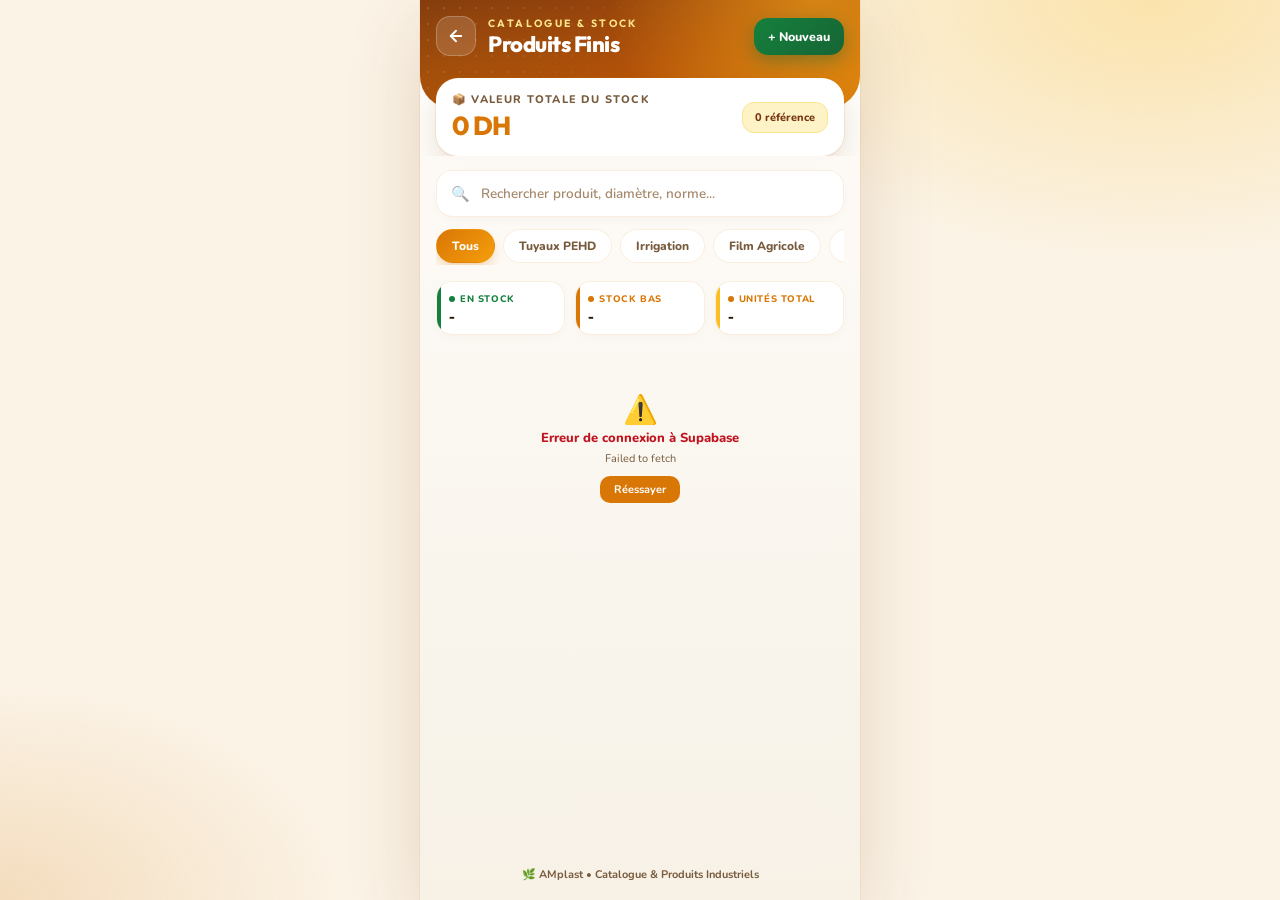
<file: amstock.html>
<!DOCTYPE html>
<html lang="fr">
<head>
    <meta charset="UTF-8">
    <meta name="viewport" content="width=device-width, initial-scale=1.0, maximum-scale=1.0, user-scalable=no, viewport-fit=cover">
    <meta name="theme-color" content="#78350f">
    <title>Produits Finis — AMplast</title>
    <link rel="preconnect" href="https://fonts.googleapis.com">
    <link rel="preconnect" href="https://fonts.gstatic.com" crossorigin>
    <link href="https://fonts.googleapis.com/css2?family=Nunito:wght@600;700;800;900&family=Outfit:wght@500;600;700;800;900&display=swap" rel="stylesheet">
    <style>
        :root {
            /* Palette Produits : Ambre Chaud, Or Industriel & Terre Cuite */
            --primary: #d97706;
            --primary-dark: #78350f;
            --primary-light: #f59e0b;
            --primary-soft: #fbbf24;
            --primary-subtle: #fffbeb;

            --accent: #15803d;
            --accent-deep: #166534;
            --accent-soft: #dcfce7;

            --bg-body: #fbf3e6;
            --bg-app: #fdfaf5;
            --card-bg: #ffffff;

            --text-main: #261607;
            --text-muted: #785a3c;
            --text-dim: #a6896c;
            --amount-color: #d97706;
            --line: rgba(217, 119, 6, 0.12);

            --status-regle: #15803d;
            --status-regle-bg: #dcfce7;
            --status-echu: #dc2626;
            --status-echu-bg: #fee2e2;
            --status-attente: #d97706;
            --status-attente-bg: #fef3c7;

            --ease: cubic-bezier(0.16, 1, 0.3, 1);
        }

        *, *::before, *::after {
            margin: 0; padding: 0; box-sizing: border-box;
            -webkit-tap-highlight-color: transparent;
            font-family: 'Nunito', -apple-system, BlinkMacSystemFont, 'Segoe UI', Roboto, sans-serif;
        }

        body {
            background: var(--bg-body);
            color: var(--text-main);
            min-height: 100vh;
            display: flex;
            justify-content: center;
        }

        body::before {
            content: '';
            position: fixed; inset: 0;
            background:
                radial-gradient(ellipse 55% 45% at 90% 0%, rgba(251, 191, 36, 0.30), transparent 65%),
                radial-gradient(ellipse 45% 40% at 0% 100%, rgba(217, 119, 6, 0.18), transparent 60%);
            pointer-events: none; z-index: 0;
        }

        button { font: inherit; }
        :focus-visible { outline: 3px solid var(--primary-light); outline-offset: 2px; }

        .app-container {
            position: relative; z-index: 1;
            width: 100%; max-width: 440px;
            min-height: 100vh; min-height: 100dvh;
            display: flex; flex-direction: column;
            background: linear-gradient(180deg, #fefdfb 0%, #f7f1e6 100%);
            box-shadow: 0 24px 70px rgba(120, 53, 15, 0.16), 0 0 0 1px rgba(217, 119, 6, 0.08);
        }

        /* ===== HEADER ===== */
        .app-header {
            position: relative;
            padding: calc(env(safe-area-inset-top, 0px) + 16px) 16px 52px;
            color: #fff;
            background:
                radial-gradient(circle at 90% -10%, rgba(251, 191, 36, 0.45), transparent 50%),
                radial-gradient(circle at 0% 120%, rgba(217, 119, 6, 0.32), transparent 45%),
                linear-gradient(155deg, #78350f 0%, #b45309 55%, #d97706 100%);
            border-radius: 0 0 32px 32px;
            overflow: hidden;
        }

        .app-header::before {
            content: ''; position: absolute; inset: 0;
            background-image: radial-gradient(rgba(255,255,255,0.14) 1px, transparent 1.3px);
            background-size: 16px 16px;
            -webkit-mask-image: linear-gradient(135deg, #000 0%, transparent 60%);
            mask-image: linear-gradient(135deg, #000 0%, transparent 60%);
            pointer-events: none;
        }

        .header-top {
            position: relative; z-index: 1;
            display: flex; align-items: center; justify-content: space-between; gap: 10px;
        }
        .header-left { display: flex; align-items: center; gap: 12px; min-width: 0; }

        .back-btn {
            width: 40px; height: 40px; flex-shrink: 0;
            display: grid; place-items: center;
            border-radius: 14px; color: #fff; text-decoration: none;
            background: rgba(255,255,255,0.14);
            border: 1px solid rgba(255,255,255,0.24);
            backdrop-filter: blur(8px); -webkit-backdrop-filter: blur(8px);
            transition: transform 0.2s var(--ease), background 0.2s;
        }
        .back-btn:hover { background: rgba(255,255,255,0.26); transform: translateX(-2px); }
        .back-btn:active { transform: scale(0.92); }

        .brand-meta { display: flex; flex-direction: column; gap: 2px; min-width: 0; }
        .brand-name {
            font-family: 'Outfit', sans-serif;
            font-size: 10.5px; font-weight: 700; letter-spacing: 2.4px;
            color: #fde68a; text-transform: uppercase;
        }
        .header-title {
            font-family: 'Outfit', sans-serif;
            font-size: 22px; font-weight: 800; letter-spacing: -0.5px; line-height: 1.1;
        }

        .header-actions { display: flex; align-items: center; }
        .btn-new {
            display: flex; align-items: center; gap: 6px;
            padding: 10px 14px; border: 0; border-radius: 14px; cursor: pointer;
            font-size: 12.5px; font-weight: 800; color: #fff;
            background: linear-gradient(135deg, var(--accent), var(--accent-deep));
            box-shadow: 0 6px 18px rgba(22, 101, 52, 0.40);
            transition: transform 0.2s var(--ease), box-shadow 0.2s;
        }
        .btn-new:hover { transform: translateY(-1px); box-shadow: 0 10px 22px rgba(22, 101, 52, 0.50); }
        .btn-new:active { transform: scale(0.95); }

        /* Carte valeur totale (chevauche le header) */
        .total-solde {
            position: relative; z-index: 6;
            margin: -30px 16px 0;
            padding: 14px 16px;
            display: flex; align-items: center; justify-content: space-between; gap: 10px;
            background: #fff; border-radius: 22px;
            box-shadow: 0 14px 32px -8px rgba(120, 53, 15, 0.22), 0 0 0 1px var(--line);
        }
        .total-label {
            display: block;
            font-size: 11px; font-weight: 800; letter-spacing: 1.2px; text-transform: uppercase;
            color: var(--text-muted);
        }
        .total-amount {
            display: block; margin-top: 2px;
            font-family: 'Outfit', sans-serif;
            font-size: 26px; font-weight: 800; letter-spacing: -0.6px;
            color: var(--primary);
        }
        .total-badge {
            flex-shrink: 0;
            padding: 7px 12px; border-radius: 12px;
            font-size: 11px; font-weight: 800; white-space: nowrap;
            color: var(--primary-dark); background: #fef3c7; border: 1px solid #fde68a;
        }

        /* ===== TOOLBAR COLLANTE (SEARCH + FILTERS) ===== */
        .toolbar {
            position: sticky; top: 0; z-index: 100;
            padding: 14px 16px 10px;
            background: rgba(253, 250, 245, 0.90);
            backdrop-filter: blur(14px) saturate(1.3); -webkit-backdrop-filter: blur(14px) saturate(1.3);
        }
        .search-container { position: relative; margin-bottom: 10px; }
        .search-input {
            width: 100%; padding: 13px 16px 13px 44px;
            font-size: 13.5px; font-weight: 700; color: var(--text-main);
            background: #fff; border: 1.5px solid var(--line); border-radius: 16px;
            box-shadow: 0 4px 14px -6px rgba(120, 53, 15, 0.08);
            transition: border-color 0.2s, box-shadow 0.2s;
        }
        .search-input::placeholder { color: var(--text-dim); font-weight: 600; }
        .search-input:focus { outline: none; border-color: var(--primary); box-shadow: 0 0 0 4px rgba(217, 119, 6, 0.16); }
        .search-icon {
            position: absolute; left: 15px; top: 50%; transform: translateY(-50%);
            font-size: 15px; opacity: 0.55; pointer-events: none;
        }

        .filter-tabs { display: flex; gap: 8px; overflow-x: auto; scrollbar-width: none; padding: 2px 0; }
        .filter-tabs::-webkit-scrollbar { display: none; }
        .tab-btn {
            flex-shrink: 0; white-space: nowrap;
            padding: 8px 15px; border: 1.5px solid var(--line); border-radius: 999px; cursor: pointer;
            font-size: 12px; font-weight: 800; color: var(--text-muted); background: #fff;
            transition: all 0.2s var(--ease);
        }
        .tab-btn:hover { border-color: rgba(217, 119, 6, 0.5); color: var(--primary); }
        .tab-btn.active {
            color: #fff; border-color: transparent;
            background: linear-gradient(135deg, var(--primary), var(--primary-light));
            box-shadow: 0 6px 14px -4px rgba(217, 119, 6, 0.45);
        }

        /* ===== STATS ===== */
        .stats-bar { display: grid; grid-template-columns: repeat(3, 1fr); gap: 10px; padding: 6px 16px 4px; }
        .stat-card {
            position: relative; overflow: hidden;
            padding: 10px 12px 10px; border-radius: 16px;
            background: #fff; border: 1px solid var(--line);
            box-shadow: 0 4px 14px -8px rgba(120, 53, 15, 0.10);
        }
        .stat-card::before {
            content: ''; position: absolute; left: 0; top: 0; bottom: 0; width: 4px;
            background: var(--c, var(--primary-soft));
        }
        .stat-card.s-regle   { --c: var(--status-regle); }
        .stat-card.s-echu    { --c: var(--status-echu); }
        .stat-card.s-attente { --c: var(--status-attente); }
        .stat-label {
            display: flex; align-items: center; gap: 5px;
            font-size: 9.5px; font-weight: 800; letter-spacing: 0.6px; text-transform: uppercase;
            color: var(--c); margin-bottom: 3px;
        }
        .stat-label::before { content: ''; width: 6px; height: 6px; border-radius: 50%; background: var(--c); }
        .stat-val {
            display: block; font-family: 'Outfit', sans-serif;
            font-size: 12.5px; font-weight: 800; color: var(--text-main);
            white-space: nowrap; overflow: hidden; text-overflow: ellipsis;
        }

        /* ===== LISTE PRODUITS ===== */
        .items-list { flex: 1; display: flex; flex-direction: column; gap: 10px; padding: 12px 16px 8px; }

        .item-card {
            position: relative; overflow: hidden; cursor: pointer;
            display: flex; align-items: center; gap: 13px;
            padding: 13px 14px 13px 18px;
            background: var(--card-bg); border: 1px solid var(--line); border-radius: 20px;
            box-shadow: 0 6px 18px -8px rgba(120, 53, 15, 0.10), 0 1px 2px rgba(0,0,0,0.03);
            transition: transform 0.25s var(--ease), box-shadow 0.25s var(--ease), border-color 0.25s;
            animation: cardIn 0.45s var(--ease) both;
        }
        .item-card:hover {
            transform: translateY(-3px);
            border-color: rgba(217, 119, 6, 0.4);
            box-shadow: 0 16px 30px -10px rgba(120, 53, 15, 0.18);
        }
        .item-card:active { transform: scale(0.98); transition-duration: 0.08s; }
        .item-card::before { content: ''; position: absolute; left: 0; top: 0; bottom: 0; width: 5px; background: var(--status-c); }
        .item-card.regle   { --status-c: var(--status-regle); }
        .item-card.attente { --status-c: var(--status-attente); }

        @keyframes cardIn {
            from { opacity: 0; transform: translateY(14px) scale(0.97); }
            to { opacity: 1; transform: none; }
        }

        .avatar {
            position: relative; flex-shrink: 0;
            width: 48px; height: 48px; border-radius: 16px;
            display: grid; place-items: center;
            font-family: 'Outfit', sans-serif; font-size: 15px; font-weight: 800; letter-spacing: 0.5px; color: #fff;
            background: linear-gradient(135deg, #d97706 0%, #f59e0b 100%);
            box-shadow: 0 8px 16px -6px rgba(217, 119, 6, 0.45), inset 0 1px 0 rgba(255,255,255,0.35);
        }
        .avatar::after {
            content: ''; position: absolute; inset: 0; border-radius: inherit;
            background: linear-gradient(145deg, rgba(255,255,255,0.28), rgba(255,255,255,0) 55%);
            pointer-events: none;
        }

        .card-content { flex: 1; min-width: 0; }
        .item-name {
            font-family: 'Outfit', sans-serif;
            font-size: 14.5px; font-weight: 800; letter-spacing: -0.2px; color: var(--text-main);
            white-space: nowrap; overflow: hidden; text-overflow: ellipsis;
        }
        .item-meta-line {
            display: flex; align-items: center; gap: 6px; margin-top: 2px;
            font-size: 11px; font-weight: 700; color: var(--text-dim);
            flex-wrap: wrap;
        }

        .cat-tag {
            background: #fffbeb; color: var(--primary);
            padding: 2px 7px; border-radius: 6px; font-size: 10px; font-weight: 800;
        }
        .badge-source {
            font-size: 9.5px; font-weight: 800; padding: 2px 6px; border-radius: 6px;
        }
        .badge-prod { background: #dcfce7; color: #166534; }
        .badge-achat { background: #fef3c7; color: #b45309; }

        .tag-qualite {
            font-size: 9.5px; font-weight: 800; padding: 2px 6px; border-radius: 6px;
        }
        .tag-s1 { background: #fef9c3; color: #854d0e; }
        .tag-s2 { background: #f1f5f9; color: #475569; }

        .attr-pill {
            background: #f8fafc; color: #64748b; border: 1px solid #e2e8f0;
            padding: 1.5px 6px; border-radius: 5px; font-size: 9.5px; font-weight: 700;
        }
        .tag-stock-low {
            background: #fee2e2; color: #dc2626;
            padding: 2px 6px; border-radius: 6px; font-size: 9.5px; font-weight: 800;
        }

        .amount-row { display: flex; align-items: center; justify-content: space-between; gap: 8px; margin-top: 7px; }
        .amount {
            font-family: 'Outfit', sans-serif; font-size: 15.5px; font-weight: 800; letter-spacing: -0.3px;
            color: var(--status-c);
        }
        .price-badge {
            font-family: 'Outfit', sans-serif; font-size: 12px; font-weight: 800;
            color: var(--text-muted); background: #fffbeb; border: 1px solid #fde68a;
            padding: 2px 8px; border-radius: 8px;
        }

        .status-pill {
            padding: 4px 10px; border-radius: 999px;
            font-size: 9.5px; font-weight: 800; letter-spacing: 0.5px; text-transform: uppercase; white-space: nowrap;
        }
        .pill-regle   { background: var(--status-regle-bg);   color: var(--status-regle); }
        .pill-attente { background: var(--status-attente-bg); color: var(--status-attente); }

        .empty-state {
            text-align: center; padding: 44px 20px; color: var(--text-muted);
            font-size: 13px; font-weight: 700;
        }
        .empty-icon { font-size: 34px; margin-bottom: 8px; }
        .empty-title { font-family: 'Outfit', sans-serif; font-size: 16px; font-weight: 800; color: var(--text-main); margin-bottom: 4px; }
        .empty-sub { font-size: 12px; color: var(--text-dim); margin-bottom: 14px; }
        .btn-empty {
            padding: 9px 18px; border-radius: 12px; border: 0; cursor: pointer;
            font-size: 12px; font-weight: 800; color: #fff;
            background: linear-gradient(135deg, var(--primary), var(--primary-light));
        }

        .eco-footer {
            margin-top: auto; padding: 14px 16px calc(env(safe-area-inset-bottom, 0px) + 18px);
            text-align: center; font-size: 11px; font-weight: 700; color: var(--text-muted);
        }

        /* ===== MODAL DETAIL PRODUIT (BOTTOM SHEET) ===== */
        .modal-overlay {
            position: fixed; inset: 0; z-index: 200;
            display: none; align-items: flex-end; justify-content: center;
            background: rgba(120, 53, 15, 0.55);
            backdrop-filter: blur(4px); -webkit-backdrop-filter: blur(4px);
        }
        .modal-overlay.open { display: flex; }

        .modal-sheet {
            width: 100%; max-width: 440px; max-height: 90vh; max-height: 90dvh;
            display: flex; flex-direction: column; overflow: hidden;
            background: var(--bg-app);
            border-radius: 30px 30px 0 0;
            box-shadow: 0 -16px 50px rgba(0,0,0,0.28);
            animation: slideUp 0.35s var(--ease);
        }
        @keyframes slideUp { from { transform: translateY(100%); } to { transform: none; } }

        .modal-header {
            position: relative; flex-shrink: 0; overflow: hidden;
            padding: 22px 20px 18px; color: #fff;
            background:
                radial-gradient(circle at 90% 0%, rgba(251, 191, 36, 0.40), transparent 55%),
                radial-gradient(circle at 0% 120%, rgba(217, 119, 6, 0.30), transparent 50%),
                linear-gradient(155deg, #78350f, #b45309 60%, #d97706);
        }
        .modal-header::before {
            content: ''; position: absolute; top: 8px; left: 50%; transform: translateX(-50%);
            width: 42px; height: 4px; border-radius: 4px; background: rgba(255,255,255,0.35);
        }
        .modal-close {
            position: absolute; top: 16px; right: 14px;
            width: 34px; height: 34px; border: 1px solid rgba(255,255,255,0.25); border-radius: 12px;
            display: grid; place-items: center; cursor: pointer;
            font-size: 20px; line-height: 1; color: #fff; background: rgba(255,255,255,0.16);
            transition: background 0.2s, transform 0.2s var(--ease);
        }
        .modal-close:hover { background: rgba(217, 119, 6, 0.5); transform: rotate(90deg); }
        .modal-title {
            padding-right: 44px; margin-top: 6px;
            font-family: 'Outfit', sans-serif; font-size: 20px; font-weight: 800; letter-spacing: -0.4px; line-height: 1.2;
        }
        .modal-subtitle { margin-top: 3px; font-size: 11.5px; font-weight: 700; color: #fde68a; }

        .modal-body {
            padding: 16px 18px 28px;
            overflow-y: auto;
            display: flex; flex-direction: column; gap: 12px;
            scrollbar-width: none;
            -ms-overflow-style: none;
        }
        .modal-body::-webkit-scrollbar { display: none; width: 0; height: 0; }

        .info-card {
            background: #fff;
            border-radius: 18px;
            padding: 14px 16px;
            box-shadow: 0 4px 14px -6px rgba(120, 53, 15, 0.08);
            border: 1px solid var(--line);
            display: flex; flex-direction: column; gap: 8px;
        }

        .btn-action-row {
            display: grid; grid-template-columns: 1fr 1fr; gap: 10px; margin-top: 4px;
        }
        .btn-action-sheet {
            padding: 12px; border-radius: 14px; font-size: 12.5px; font-weight: 800;
            text-align: center; text-decoration: none; cursor: pointer; border: none;
            display: flex; align-items: center; justify-content: center; gap: 6px;
            transition: all 0.2s var(--ease);
        }
        .btn-action-sheet:active { transform: scale(0.96); }

        .btn-in-stock {
            background: #ecfdf5; color: #047857;
            border: 1.5px solid #a7f3d0;
        }
        .btn-in-stock:hover { background: #d1fae5; }

        .btn-out-stock {
            background: #fff7ed; color: #c2410c;
            border: 1.5px solid #fed7aa;
        }
        .btn-out-stock:hover { background: #ffedd5; }

        .btn-delete-item {
            background: #fff1f2; color: #be123c; border: 1px solid #fecdd3;
            padding: 11px; border-radius: 12px; font-size: 12px; font-weight: 800;
            cursor: pointer; margin-top: 4px; transition: all 0.15s;
        }
        .btn-delete-item:hover { background: #ffe4e6; }

        /* ===== MODAL NOUVEAU PRODUIT ===== */
        .radio-pill-group {
            display: flex; gap: 6px; height: 34px; margin-top: 2px;
        }
        .radio-pill {
            flex: 1; display: flex; position: relative; cursor: pointer; margin: 0;
        }
        .radio-pill input {
            position: absolute; opacity: 0; pointer-events: none;
        }
        .radio-pill .pill-btn {
            flex: 1; display: flex; align-items: center; justify-content: center;
            border-radius: 10px; border: 1.5px solid #cbd5e1; background: #fff;
            font-size: 11.5px; font-weight: 800; color: var(--text-muted);
            transition: all 0.15s ease; user-select: none;
        }
        .radio-pill input:checked + .pill-btn {
            border-color: var(--primary); background: #fffbeb; color: var(--primary);
            box-shadow: 0 1px 4px rgba(217, 119, 6, 0.2);
        }

        .form-group { display: flex; flex-direction: column; gap: 5px; margin-bottom: 6px; }
        .form-group label { font-size: 11.5px; font-weight: 800; color: #374151; }
        .form-control {
            width: 100%; padding: 11px 13px; outline: none;
            font-size: 13px; font-weight: 700; color: var(--text-main);
            background: #fff; border: 1.5px solid #cbd5e1; border-radius: 12px;
            transition: all 0.2s;
        }
        .form-control:focus {
            border-color: var(--primary);
            box-shadow: 0 0 0 3px rgba(217, 119, 6, 0.18);
        }
        .form-row { display: grid; grid-template-columns: 1fr 1fr; gap: 10px; }

        .btn-submit {
            padding: 13px 18px; border-radius: 14px; border: none;
            background: linear-gradient(135deg, var(--primary), var(--primary-light));
            color: white; font-size: 13.5px; font-weight: 800; cursor: pointer;
            box-shadow: 0 6px 18px rgba(217, 119, 6, 0.35);
            transition: all 0.2s; margin-top: 6px;
        }
        .btn-submit:hover { transform: translateY(-1px); box-shadow: 0 10px 22px rgba(217, 119, 6, 0.45); }
        .btn-submit:active { transform: scale(0.98); }
    </style>
</head>
<body>

<div class="app-container">
    <!-- Header -->
    <header class="app-header">
        <div class="header-top">
            <div class="header-left">
                <a href="index.html" class="back-btn" title="Retour au Menu">
                    <svg width="18" height="18" viewBox="0 0 24 24" fill="none" stroke="currentColor" stroke-width="2.5" stroke-linecap="round" stroke-linejoin="round">
                        <line x1="19" y1="12" x2="5" y2="12"></line>
                        <polyline points="12 19 5 12 12 5"></polyline>
                    </svg>
                </a>
                <div class="brand-meta">
                    <div class="brand-name">CATALOGUE &amp; STOCK</div>
                    <div class="header-title">Produits Finis</div>
                </div>
            </div>
            <div class="header-actions">
                <button class="btn-new" onclick="openAddModal()">+ Nouveau</button>
            </div>
        </div>
    </header>

    <!-- Carte Valeur Totale Stock (chevauchement) -->
    <div class="total-solde">
        <div>
            <span class="total-label">📦 Valeur Totale du Stock</span>
            <span class="total-amount" id="highlight-valeur">0 DH</span>
        </div>
        <div class="total-badge" id="kpi-count">0 référence</div>
    </div>

    <!-- Toolbar sticky (Recherche + Filtres) -->
    <div class="toolbar">
        <div class="search-container">
            <span class="search-icon">🔍</span>
            <input type="text" class="search-input" id="search-input" placeholder="Rechercher produit, diamètre, norme..." autocomplete="off">
        </div>

        <div class="filter-tabs">
            <button class="tab-btn active" data-filter="all">Tous</button>
            <button class="tab-btn" data-filter="Tuyaux PEHD">Tuyaux PEHD</button>
            <button class="tab-btn" data-filter="Irrigation">Irrigation</button>
            <button class="tab-btn" data-filter="Film Agricole">Film Agricole</button>
            <button class="tab-btn" data-filter="Gaine Industrielle">Gaines</button>
        </div>
    </div>

    <!-- Mini stats bar -->
    <div class="stats-bar">
        <div class="stat-card s-regle">
            <span class="stat-label">En Stock</span>
            <span class="stat-val" id="kpi-en-stock">-</span>
        </div>
        <div class="stat-card s-attente">
            <span class="stat-label">Stock Bas</span>
            <span class="stat-val" id="kpi-stock-bas">-</span>
        </div>
        <div class="stat-card">
            <span class="stat-label" style="--c: var(--primary);">Unités Total</span>
            <span class="stat-val" id="kpi-total-unites">-</span>
        </div>
    </div>

    <!-- Items Cards Grid -->
    <div class="items-list" id="items-list"></div>

    <div class="eco-footer">🌿 AMplast • Catalogue &amp; Produits Industriels</div>
</div>

<!-- ===== MODAL DETAIL PRODUIT (BOTTOM SHEET) ===== -->
<div class="modal-overlay" id="detail-modal">
    <div class="modal-sheet">
        <div class="modal-header">
            <button class="modal-close" onclick="closeDetail()">×</button>
            <div class="modal-title" id="det-name">Produit</div>
            <div class="modal-subtitle" id="det-cat">Catégorie</div>
        </div>
        <div class="modal-body" id="detail-body">
            <!-- Content injected dynamically -->
        </div>
    </div>
</div>

<!-- ===== MODAL NOUVEAU PRODUIT (BOTTOM SHEET) ===== -->
<div class="modal-overlay" id="add-modal">
    <div class="modal-sheet">
        <div class="modal-header">
            <button class="modal-close" onclick="closeAddModal()">×</button>
            <div class="modal-title">Nouveau Produit Fini</div>
            <div class="modal-subtitle">Catalogue &amp; Gestion Stock AMplast</div>
        </div>
        <form id="add-form" class="modal-body">
            <!-- Row 1: Source & Qualité (Option buttons S1 / S2) -->
            <div class="form-row">
                <div class="form-group">
                    <label>Source *</label>
                    <div class="radio-pill-group">
                        <label class="radio-pill">
                            <input type="radio" name="source" value="Production" checked>
                            <span class="pill-btn">🏭 Production</span>
                        </label>
                        <label class="radio-pill">
                            <input type="radio" name="source" value="Achat">
                            <span class="pill-btn">🛒 Achat</span>
                        </label>
                    </div>
                </div>
                <div class="form-group">
                    <label>Qualité *</label>
                    <div class="radio-pill-group">
                        <label class="radio-pill">
                            <input type="radio" name="qualite" value="S1" checked>
                            <span class="pill-btn">⭐ S1</span>
                        </label>
                        <label class="radio-pill">
                            <input type="radio" name="qualite" value="S2">
                            <span class="pill-btn">S2</span>
                        </label>
                    </div>
                </div>
            </div>

            <!-- Row 2: Diamètre & Longueur -->
            <div class="form-row">
                <div class="form-group">
                    <label for="f-diam">Diamètre (mm) *</label>
                    <input type="number" step="any" id="f-diam" class="form-control" placeholder="Ex: 32" required>
                </div>
                <div class="form-group">
                    <label for="f-long">Longueur (m) *</label>
                    <input type="number" step="any" id="f-long" class="form-control" placeholder="Ex: 100" required>
                </div>
            </div>

            <!-- Row 3: Couleur & Poids -->
            <div class="form-row">
                <div class="form-group">
                    <label for="f-color">Couleur</label>
                    <input type="text" id="f-color" class="form-control" list="color-list" placeholder="Ex: Noir" value="Noir">
                    <datalist id="color-list">
                        <option value="Noir">
                        <option value="Bleu">
                        <option value="Blanc">
                        <option value="Rayé Bleu">
                        <option value="Vert">
                        <option value="Transparent">
                    </datalist>
                </div>
                <div class="form-group">
                    <label for="f-poids">Poids unitaire (Kg)</label>
                    <input type="number" step="0.01" id="f-poids" class="form-control" placeholder="Ex: 14.5">
                </div>
            </div>

            <!-- Row 4: Stock & Tarif -->
            <div class="form-row">
                <div class="form-group">
                    <label for="f-stock">Stock Initial *</label>
                    <input type="number" id="f-stock" class="form-control" placeholder="Ex: 50" required>
                </div>
                <div class="form-group">
                    <label for="f-price">Tarif HT (DH) *</label>
                    <input type="number" step="any" id="f-price" class="form-control" placeholder="Ex: 420" required>
                </div>
            </div>

            <button type="submit" class="btn-submit">Enregistrer le Produit</button>
        </form>
    </div>
</div>

<script>
    // ===== CONFIGURATION SUPABASE =====
    const SUPABASE_URL = 'https://jhzfnatsshpohnoswxcd.supabase.co';
    const SUPABASE_ANON_KEY = 'sb_publishable_JBix_f2SunAeMawTs9Y4TQ_NjXLrmfa';

    async function supabase(method, path, body = null) {
        const options = {
            method: method,
            headers: {
                'apikey': SUPABASE_ANON_KEY,
                'Authorization': `Bearer ${SUPABASE_ANON_KEY}`,
                'Content-Type': 'application/json',
                'Prefer': method === 'POST' ? 'return=representation' : ''
            }
        };
        if (body) options.body = JSON.stringify(body);
        const res = await fetch(`${SUPABASE_URL}/rest/v1${path}`, options);
        if (!res.ok) {
            const err = await res.text();
            throw new Error(err || `Erreur Supabase ${res.status}`);
        }
        const text = await res.text();
        return text ? JSON.parse(text) : [];
    }

    let itemsList = [];
    let currentFilter = 'all';
    let isLoading = false;

    // ===== CHARGEMENT DEPUIS SUPABASE =====
    async function loadItems() {
        isLoading = true;
        const container = document.getElementById('items-list');
        container.innerHTML = `
            <div style="text-align:center; padding:50px 20px; color:var(--text-muted);">
                <div style="font-size:32px; animation:spin 1s linear infinite; display:inline-block;">🔄</div>
                <p style="font-weight:700; font-size:13px; margin-top:8px;">Chargement des produits...</p>
            </div>
            <style>@keyframes spin { 100% { transform: rotate(360deg); } }</style>
        `;

        try {
            const data = await supabase('GET', '/produits?select=*&order=id.asc');
            itemsList = Array.isArray(data) ? data : [];
            renderList();
            updateKPIs();
        } catch (error) {
            console.error('Erreur chargement Supabase:', error);
            container.innerHTML = `
                <div style="text-align:center; padding:40px 20px; color:#c1121f;">
                    <p style="font-size:28px;">⚠️</p>
                    <p style="font-weight:800; font-size:13px;">Erreur de connexion à Supabase</p>
                    <p style="font-size:11px; color:var(--text-muted); margin-top:4px;">${error.message}</p>
                    <button onclick="loadItems()" style="margin-top:10px; padding:6px 14px; border-radius:10px; border:none; background:var(--primary); color:white; font-size:11px; font-weight:700; cursor:pointer;">Réessayer</button>
                </div>
            `;
        } finally {
            isLoading = false;
        }
    }

    function renderList() {
        const searchVal = document.getElementById('search-input').value.toLowerCase().trim();
        const container = document.getElementById('items-list');

        const filtered = itemsList.filter(item => {
            const searchStr = `${item.name || ''} ${item.cat || ''} ${item.diam || ''} ${item.long || ''} ${item.color || ''} ${item.qualite || ''} ${item.source || ''} ${item.dim || ''}`.toLowerCase();
            const matchSearch = searchStr.includes(searchVal);
            const matchFilter = currentFilter === 'all' || item.cat === currentFilter;
            return matchSearch && matchFilter;
        });

        if (filtered.length === 0) {
            container.innerHTML = `
                <div class="empty-state">
                    <div class="empty-icon">📦</div>
                    <div class="empty-title">Aucun produit trouvé</div>
                    <div class="empty-sub">Modifiez votre recherche ou ajoutez une référence.</div>
                    <button class="btn-empty" onclick="openAddModal()">+ Nouveau produit</button>
                </div>
            `;
            return;
        }

        container.innerHTML = filtered.map(item => {
            const isLow = Number(item.stock) <= 20;
            const cardClass = isLow ? 'attente' : 'regle';
            const isAchat = (item.source || '').toLowerCase() === 'achat';
            const qual = item.qualite || 'S1';
            const catName = item.cat || 'Tuyaux PEHD';

            return `
                <div class="item-card ${cardClass}" onclick="openDetail(${item.id})">
                    <div class="avatar">${catName.substring(0, 2).toUpperCase()}</div>
                    <div class="card-content">
                        <div style="display:flex; justify-content:space-between; align-items:flex-start; gap:6px;">
                            <div class="item-name">${item.name}</div>
                            <span class="badge-source ${isAchat ? 'badge-achat' : 'badge-prod'}">
                                ${isAchat ? '🛒 Achat' : '🏭 Prod'}
                            </span>
                        </div>
                        <div class="item-meta-line" style="flex-wrap:wrap; gap:4px; margin-top:3px;">
                            <span class="cat-tag">${catName}</span>
                            <span class="tag-qualite tag-${qual.toLowerCase()}">${qual}</span>
                            ${item.diam && item.diam !== '-' ? `<span class="attr-pill">Ø${item.diam}</span>` : ''}
                            ${item.long && item.long !== '-' ? `<span class="attr-pill">L:${item.long}m</span>` : ''}
                            ${item.color ? `<span class="attr-pill">🎨 ${item.color}</span>` : ''}
                            ${item.poids && item.poids !== '-' ? `<span class="attr-pill">⚖️ ${item.poids}kg</span>` : ''}
                            ${isLow ? '<span class="tag-stock-low">Stock Bas</span>' : ''}
                        </div>
                        <div class="amount-row" style="margin-top:6px;">
                            <span class="amount">📦 ${Number(item.stock).toLocaleString('fr-FR')} ${item.unit || 'Unités'}</span>
                            <span class="price-badge">${Number(item.price).toLocaleString('fr-FR')} DH <span style="font-size:10px; color:var(--text-muted); font-weight:600;">HT</span></span>
                        </div>
                    </div>
                </div>
            `;
        }).join('');
    }

    function updateKPIs() {
        document.getElementById('kpi-count').textContent = `${itemsList.length} références`;

        const totalStock = itemsList.reduce((s, p) => s + (Number(p.stock) || 0), 0);
        const totalVal = itemsList.reduce((s, p) => s + ((Number(p.stock) || 0) * (Number(p.price) || 0)), 0);
        const lowStockCount = itemsList.filter(p => Number(p.stock) <= 20).length;
        const inStockCount = itemsList.length - lowStockCount;

        document.getElementById('kpi-en-stock').textContent = `${inStockCount} réfs`;
        document.getElementById('kpi-stock-bas').textContent = `${lowStockCount} alertes`;
        document.getElementById('kpi-total-unites').textContent = `${totalStock.toLocaleString('fr-FR')}`;
        document.getElementById('highlight-valeur').textContent = `${totalVal.toLocaleString('fr-FR')} DH`;
    }

    function openAddModal() {
        document.getElementById('add-modal').classList.add('open');
    }

    function closeAddModal() {
        document.getElementById('add-modal').classList.remove('open');
    }

    // ===== ENREGISTREMENT NOUVEAU PRODUIT VERS SUPABASE =====
    document.getElementById('add-form').addEventListener('submit', async (e) => {
        e.preventDefault();
        const submitBtn = document.querySelector('#add-form .btn-submit');
        const origText = submitBtn.textContent;
        submitBtn.disabled = true;
        submitBtn.textContent = "Enregistrement dans Supabase...";

        const diamVal = document.getElementById('f-diam').value.trim();
        const longVal = document.getElementById('f-long').value.trim();
        const colorVal = document.getElementById('f-color').value.trim() || 'Noir';
        const poidsVal = document.getElementById('f-poids').value.trim();
        const stockVal = parseInt(document.getElementById('f-stock').value) || 0;
        const priceVal = parseFloat(document.getElementById('f-price').value) || 0;

        const qualVal = document.querySelector('input[name="qualite"]:checked')?.value || 'S1';
        const sourceVal = document.querySelector('input[name="source"]:checked')?.value || 'Production';

        const nameVal = `Tuyau Ø${diamVal} L${longVal}m ${qualVal} ${colorVal}`;
        const statutVal = stockVal <= 20 ? 'Stock Faible' : 'En Stock';
        const unitVal = parseFloat(longVal) <= 12 ? 'Barres' : 'Couronnes';

        const newItem = {
            name: nameVal,
            cat: 'Tuyaux PEHD',
            diam: diamVal,
            long: parseFloat(longVal) || 0,
            qualite: qualVal,
            color: colorVal,
            poids: poidsVal ? parseFloat(poidsVal) : null,
            stock: stockVal,
            price: priceVal,
            source: sourceVal,
            unit: unitVal,
            statut: statutVal,
            dim: `Ø${diamVal}mm / L${longVal}m`
        };

        try {
            await supabase('POST', '/produits', newItem);
            document.getElementById('add-form').reset();
            document.querySelector('input[name="qualite"][value="S1"]').checked = true;
            document.querySelector('input[name="source"][value="Production"]').checked = true;
            closeAddModal();
            await loadItems();
        } catch (error) {
            alert("Erreur lors de l'enregistrement dans Supabase : " + error.message);
            console.error(error);
        } finally {
            submitBtn.disabled = false;
            submitBtn.textContent = origText;
        }
    });

    // ===== DÉTAILS D'UN PRODUIT =====
    function openDetail(id) {
        const item = itemsList.find(x => Number(x.id) === Number(id));
        if (!item) return;

        document.getElementById('det-name').textContent = item.name;
        document.getElementById('det-cat').textContent = item.cat || 'Tuyaux PEHD';

        const isLow = Number(item.stock) <= 20;
        const pillClass = isLow ? 'pill-attente' : 'pill-regle';
        const isAchat = (item.source || '').toLowerCase() === 'achat';
        const qual = item.qualite || 'S1';

        const body = document.getElementById('detail-body');
        body.innerHTML = `
            <div class="info-card">
                <div style="display:flex; justify-content:space-between; align-items:center;">
                    <span style="font-size:11px; font-weight:800; color:var(--text-muted); text-transform:uppercase;">Tarif de Vente HT</span>
                    <div style="display:flex; gap:6px; align-items:center;">
                        <span class="badge-source ${isAchat ? 'badge-achat' : 'badge-prod'}">
                            ${isAchat ? '🛒 Achat' : '🏭 Production'}
                        </span>
                        <span class="status-pill ${pillClass}">${item.statut || (isLow ? 'Stock Bas' : 'En Stock')}</span>
                    </div>
                </div>
                <div style="font-family:'Outfit'; font-size:24px; font-weight:800; color:var(--amount-color); margin-top:4px;">
                    ${Number(item.price).toLocaleString('fr-FR')} <span style="font-size:13px; color:var(--text-main); font-weight:700;">DH / ${item.unit || 'Unité'}</span>
                </div>
            </div>

            <div class="info-card" style="font-size:12px; gap:8px;">
                <div style="display:flex; justify-content:space-between; border-bottom:1px solid #f3f4f6; padding-bottom:5px;">
                    <strong>🏷️ Catégorie :</strong>
                    <span class="cat-tag">${item.cat || 'Tuyaux PEHD'}</span>
                </div>
                <div style="display:flex; justify-content:space-between; border-bottom:1px solid #f3f4f6; padding-bottom:5px;">
                    <strong>⭐ Qualité :</strong>
                    <span class="tag-qualite tag-${qual.toLowerCase()}">${qual === 'S1' ? 'S1 — 1er Choix' : 'S2 — 2ème Choix'}</span>
                </div>
                <div style="display:flex; justify-content:space-between; border-bottom:1px solid #f3f4f6; padding-bottom:5px;">
                    <strong>📏 Diamètre :</strong>
                    <span style="font-weight:800; color:var(--text-main);">${item.diam && item.diam !== '-' ? 'Ø ' + item.diam + ' mm' : (item.dim || '-')}</span>
                </div>
                <div style="display:flex; justify-content:space-between; border-bottom:1px solid #f3f4f6; padding-bottom:5px;">
                    <strong>📐 Longueur :</strong>
                    <span style="font-weight:800; color:var(--text-main);">${item.long && item.long !== '-' ? item.long + ' m' : '-'}</span>
                </div>
                <div style="display:flex; justify-content:space-between; border-bottom:1px solid #f3f4f6; padding-bottom:5px;">
                    <strong>🎨 Couleur :</strong>
                    <span style="font-weight:700;">${item.color || '-'}</span>
                </div>
                <div style="display:flex; justify-content:space-between; border-bottom:1px solid #f3f4f6; padding-bottom:5px;">
                    <strong>⚖️ Poids :</strong>
                    <span style="font-weight:700;">${item.poids && item.poids !== '-' ? item.poids + ' kg' : '-'}</span>
                </div>
                <div style="display:flex; justify-content:space-between; border-bottom:1px solid #f3f4f6; padding-bottom:5px;">
                    <strong>🏭 Source :</strong>
                    <span style="font-weight:700;">${isAchat ? '🛒 Achat Fournisseur / Négoce' : '🏭 Fabrication Production Interne'}</span>
                </div>
                <div style="display:flex; justify-content:space-between; border-bottom:1px solid #f3f4f6; padding-bottom:5px;">
                    <strong>📦 Quantité en stock :</strong>
                    <span style="font-weight:800; color:var(--primary);">${Number(item.stock).toLocaleString('fr-FR')} ${item.unit || 'Unités'}</span>
                </div>
                <div style="display:flex; justify-content:space-between;">
                    <strong>💰 Valeur du stock :</strong>
                    <span style="font-weight:800; color:var(--primary-dark);">${((Number(item.stock) || 0) * (Number(item.price) || 0)).toLocaleString('fr-FR')} DH</span>
                </div>
            </div>

            <div class="btn-action-row">
                <button onclick="ajusterStock(${item.id}, 1)" class="btn-action-sheet btn-in-stock">
                    📥 + Entrée Stock
                </button>
                <button onclick="ajusterStock(${item.id}, -1)" class="btn-action-sheet btn-out-stock">
                    📤 - Sortie Vente
                </button>
            </div>

            <button onclick="deleteItem(${item.id})" class="btn-delete-item">
                🗑️ Supprimer ce produit
            </button>
        `;

        document.getElementById('detail-modal').classList.add('open');
    }

    function closeDetail() {
        document.getElementById('detail-modal').classList.remove('open');
    }

    // ===== AJUSTEMENT DU STOCK DANS SUPABASE =====
    async function ajusterStock(id, dir) {
        const val = prompt(dir > 0 ? "Quantité entrée en stock (production / achat) :" : "Quantité sortie de stock (livraison / vente) :");
        if (!val || isNaN(val)) return;

        const delta = parseInt(val);
        if (delta <= 0) return;

        const item = itemsList.find(x => Number(x.id) === Number(id));
        if (!item) return;

        const newStock = Math.max(0, Number(item.stock) + (dir * delta));
        const newStatut = newStock <= 20 ? 'Stock Faible' : 'En Stock';

        try {
            await supabase('PATCH', `/produits?id=eq.${id}`, {
                stock: newStock,
                statut: newStatut
            });
            item.stock = newStock;
            item.statut = newStatut;
            renderList();
            updateKPIs();
            openDetail(id);
        } catch (error) {
            alert("Erreur lors de la mise à jour du stock : " + error.message);
        }
    }

    // ===== SUPPRESSION D'UN PRODUIT DANS SUPABASE =====
    async function deleteItem(id) {
        if (!confirm("Confirmer la suppression définitive de ce produit ?")) return;

        try {
            await supabase('DELETE', `/produits?id=eq.${id}`);
            itemsList = itemsList.filter(x => Number(x.id) !== Number(id));
            renderList();
            updateKPIs();
            closeDetail();
        } catch (error) {
            alert("Erreur lors de la suppression : " + error.message);
        }
    }

    // Filtres & Recherche
    document.getElementById('search-input').addEventListener('input', renderList);

    document.querySelectorAll('.tab-btn').forEach(btn => {
        btn.addEventListener('click', () => {
            document.querySelectorAll('.tab-btn').forEach(b => b.classList.remove('active'));
            btn.classList.add('active');
            currentFilter = btn.dataset.filter;
            renderList();
        });
    });

    // Fermeture des modales au clic sur l'arrière-plan
    [document.getElementById('add-modal'), document.getElementById('detail-modal')].forEach(m => {
        m.addEventListener('click', (e) => {
            if (e.target === m) m.classList.remove('open');
        });
    });

    // Chargement initial depuis Supabase
    loadItems();
</script>
</body>
</html>
</file>
